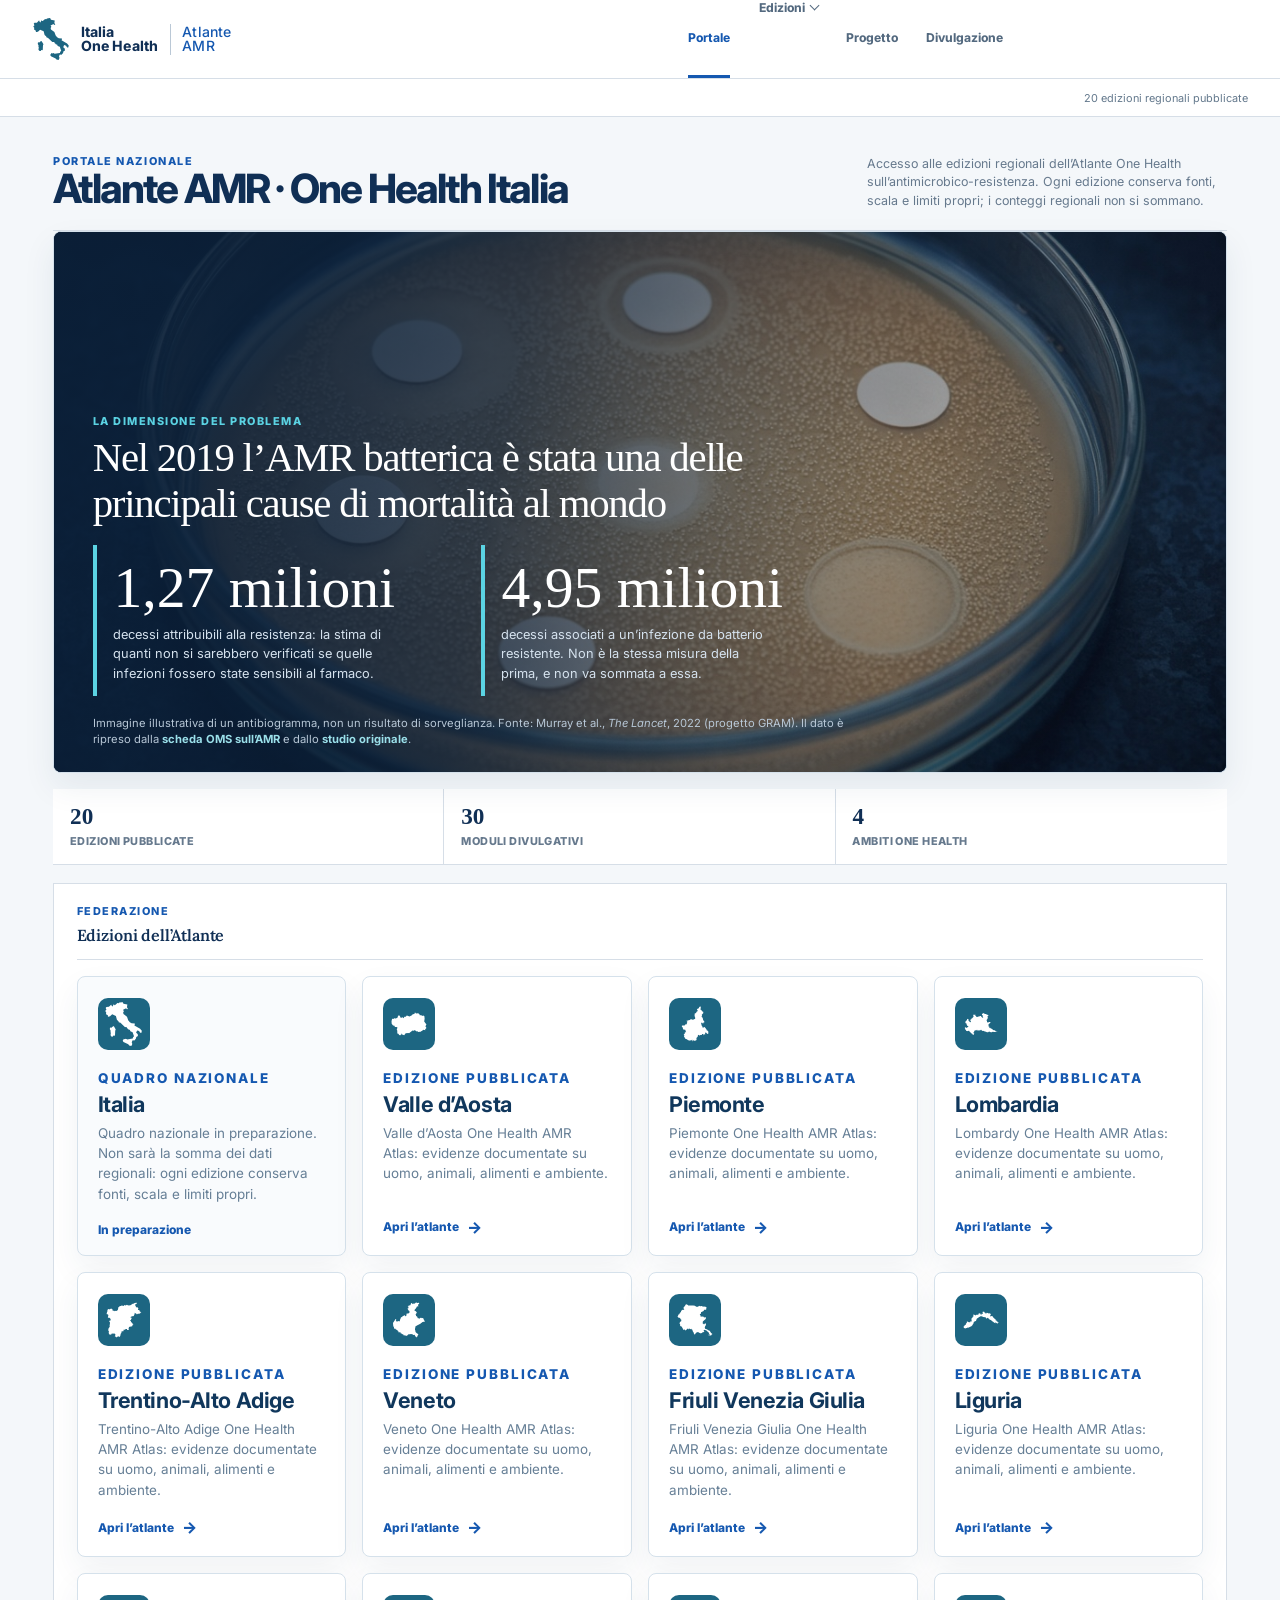
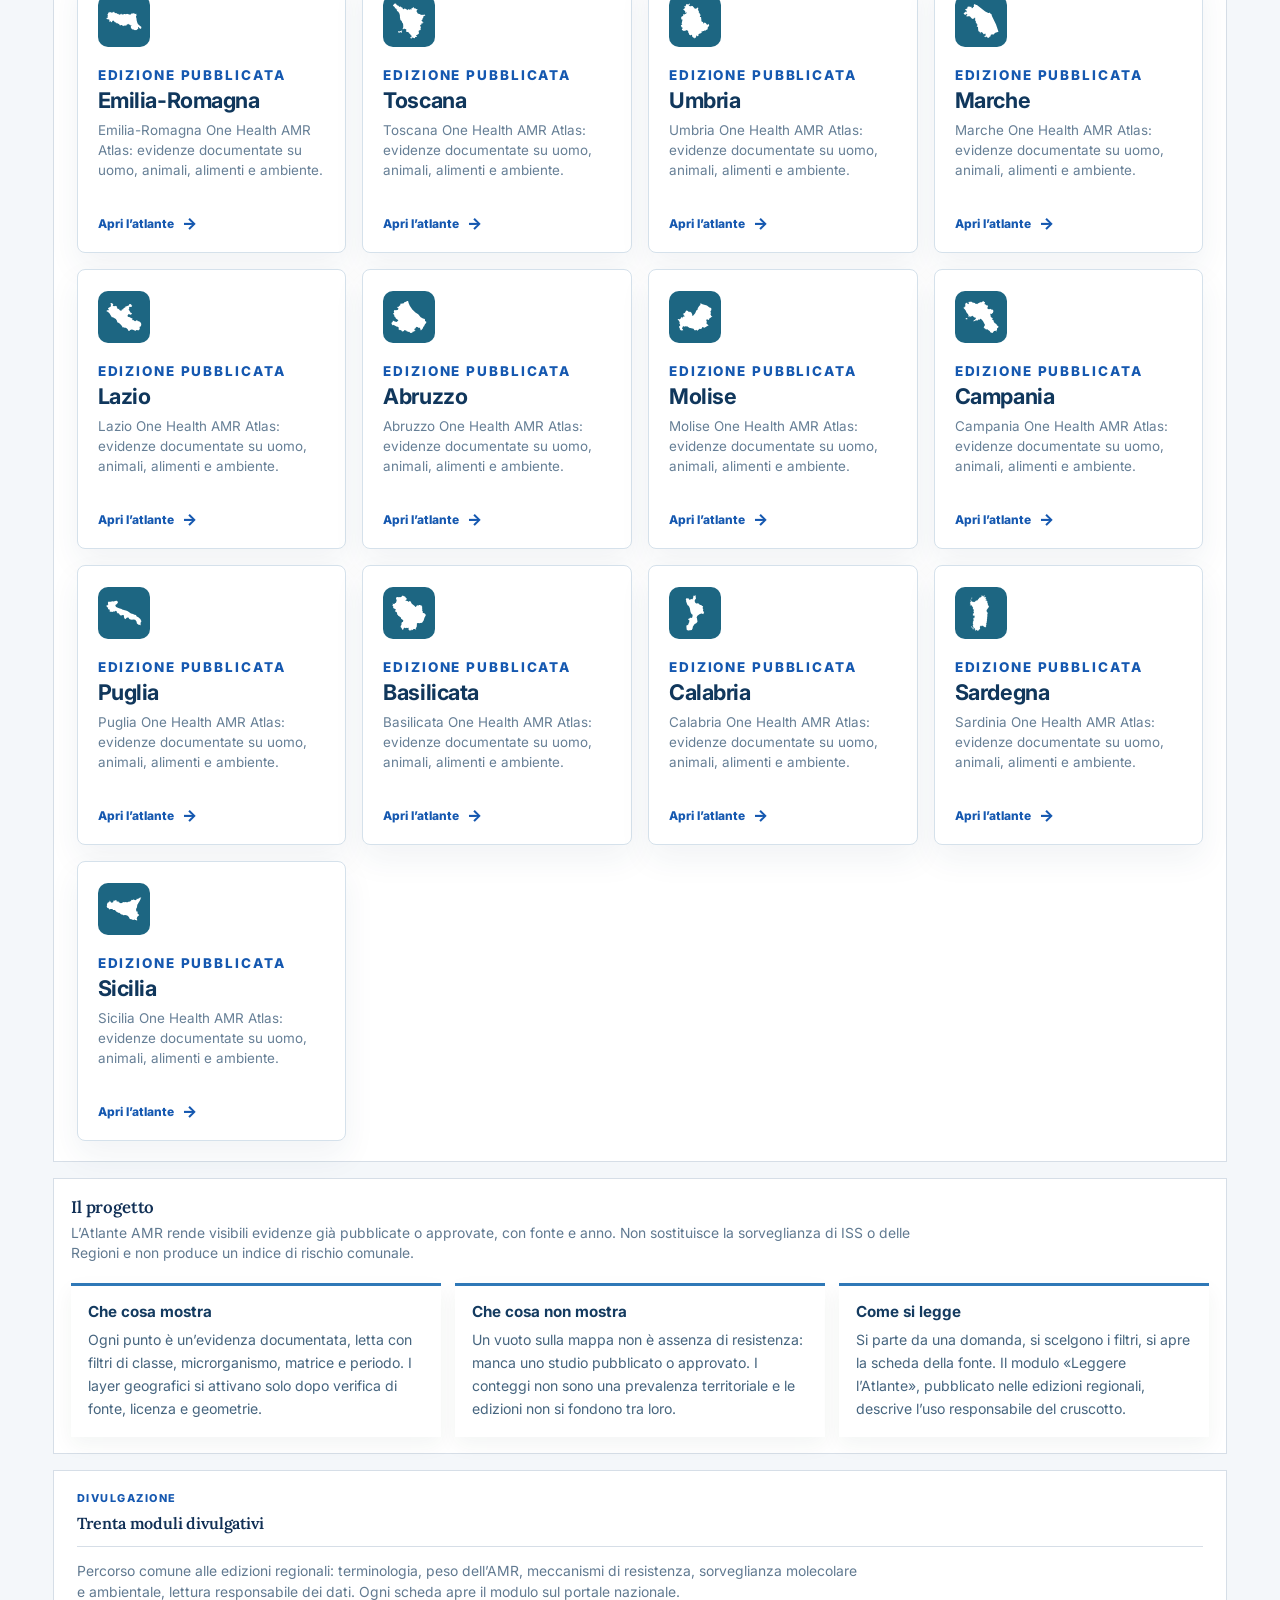
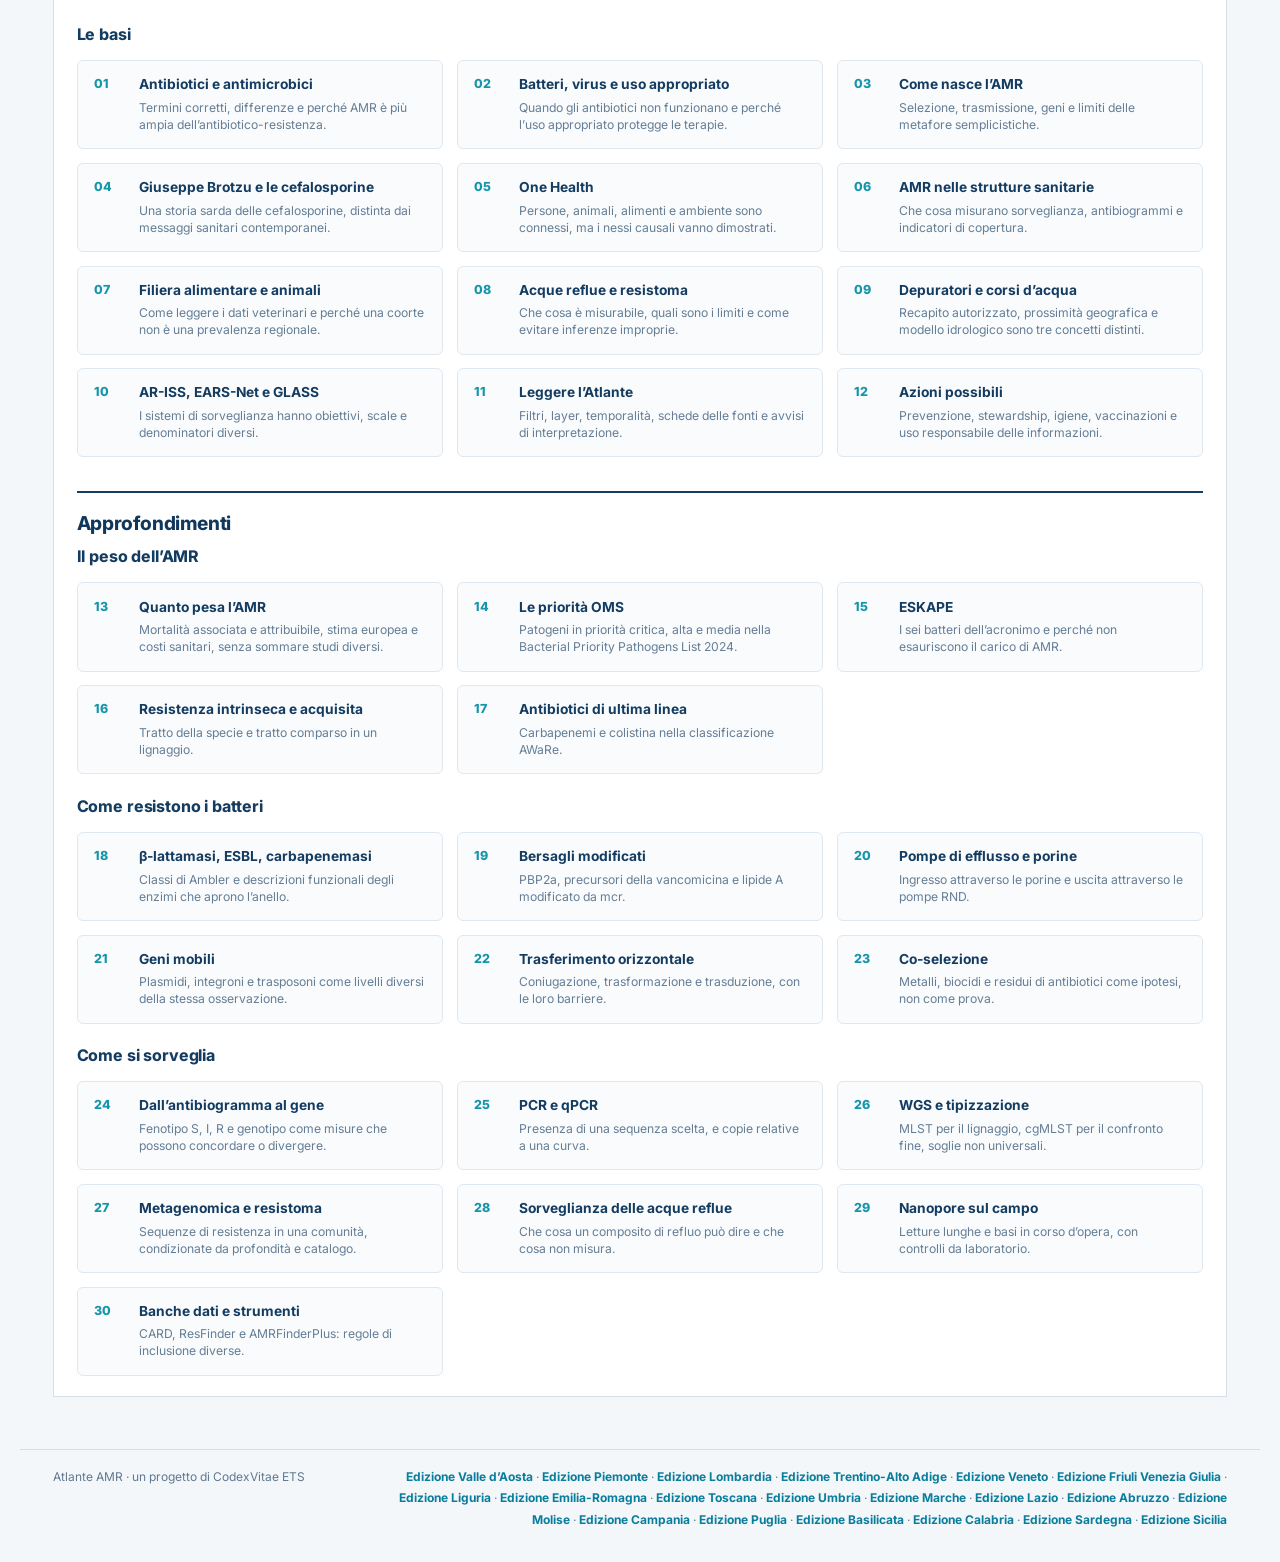
<file: index.html>
<!doctype html>
<html lang="it">
<head>
  <meta charset="utf-8">
  <meta name="viewport" content="width=device-width, initial-scale=1">
  <title>Atlante AMR · One Health Italia</title>
  <meta name="description" content="Atlante AMR: portale nazionale delle edizioni regionali One Health sull’antimicrobico-resistenza. Evidenze documentate con fonte e anno. Un progetto di CodexVitae ETS.">
  <meta name="author" content="CodexVitae ETS">
  <link rel="canonical" href="https://atlanteamr.it/">
  <meta property="og:type" content="website">
  <meta property="og:site_name" content="Atlante AMR">
  <meta property="og:title" content="Atlante AMR · One Health Italia">
  <meta property="og:description" content="Portale nazionale delle edizioni regionali One Health sull’antimicrobico-resistenza. Un progetto di CodexVitae ETS.">
  <meta property="og:url" content="https://atlanteamr.it/">
  <meta property="og:image" content="https://atlanteamr.it/public/hero/amr-kirby-bauer-hero.jpg">
  <meta property="og:locale" content="it_IT">
  <link rel="icon" href="data:,">
  <link rel="stylesheet" href="assets/styles.css">
  <link rel="stylesheet" href="assets/regional-base.css">
  <link rel="stylesheet" href="assets/national.css">
</head>
<body class="atlas-dashboard national-home">
  <header class="global-site-header">
    <div class="global-header-inner">
      <a class="global-brand" href="./" aria-label="Atlante AMR · One Health Italia"><span class="brand-code brand-code-icon" style="--brand-icon:url('/public/brand/italia-mark.svg')" aria-hidden="true">ITA</span><span class="global-brand-name">Italia<br>One Health</span><span class="global-brand-divider" aria-hidden="true"></span><span class="global-brand-atlas">Atlante<br>AMR</span></a>
      <nav class="global-nav" aria-label="Navigazione principale">
        <a class="active" href="./">Portale</a>
        <details class="region-menu">
          <summary>Edizioni</summary>
          <div class="region-menu-panel">
            <span class="is-pending"><img src="public/brand/italia-mark.svg" alt="" aria-hidden="true"><span>Italia <small>In preparazione</small></span></span>
            <a data-edition="valle-d-aosta" href="https://valle-d-aosta.atlanteamr.it/"><img src="public/brand/valle-d-aosta-region-mark.svg" alt="" aria-hidden="true">Valle d’Aosta</a>
            <a data-edition="piemonte" href="https://piemonte.atlanteamr.it/"><img src="public/brand/piemonte-region-mark.svg" alt="" aria-hidden="true">Piemonte</a>
            <a data-edition="lombardia" href="https://lombardia.atlanteamr.it/"><img src="public/brand/lombardia-region-mark.svg" alt="" aria-hidden="true">Lombardia</a>
            <a data-edition="trentino-alto-adige" href="https://trentino-alto-adige.atlanteamr.it/"><img src="public/brand/trentino-alto-adige-region-mark.svg" alt="" aria-hidden="true">Trentino-Alto Adige</a>
            <a data-edition="veneto" href="https://veneto.atlanteamr.it/"><img src="public/brand/veneto-region-mark.svg" alt="" aria-hidden="true">Veneto</a>
            <a data-edition="friuli-venezia-giulia" href="https://friuli-venezia-giulia.atlanteamr.it/"><img src="public/brand/friuli-venezia-giulia-region-mark.svg" alt="" aria-hidden="true">Friuli Venezia Giulia</a>
            <a data-edition="liguria" href="https://liguria.atlanteamr.it/"><img src="public/brand/liguria-region-mark.svg" alt="" aria-hidden="true">Liguria</a>
            <a data-edition="emilia-romagna" href="https://emilia-romagna.atlanteamr.it/"><img src="public/brand/emilia-romagna-region-mark.svg" alt="" aria-hidden="true">Emilia-Romagna</a>
            <a data-edition="toscana" href="https://toscana.atlanteamr.it/"><img src="public/brand/toscana-region-mark.svg" alt="" aria-hidden="true">Toscana</a>
            <a data-edition="umbria" href="https://umbria.atlanteamr.it/"><img src="public/brand/umbria-region-mark.svg" alt="" aria-hidden="true">Umbria</a>
            <a data-edition="marche" href="https://marche.atlanteamr.it/"><img src="public/brand/marche-region-mark.svg" alt="" aria-hidden="true">Marche</a>
            <a data-edition="lazio" href="https://lazio.atlanteamr.it/"><img src="public/brand/lazio-region-mark.svg" alt="" aria-hidden="true">Lazio</a>
            <a data-edition="abruzzo" href="https://abruzzo.atlanteamr.it/"><img src="public/brand/abruzzo-region-mark.svg" alt="" aria-hidden="true">Abruzzo</a>
            <a data-edition="molise" href="https://molise.atlanteamr.it/"><img src="public/brand/molise-region-mark.svg" alt="" aria-hidden="true">Molise</a>
            <a data-edition="campania" href="https://campania.atlanteamr.it/"><img src="public/brand/campania-region-mark.svg" alt="" aria-hidden="true">Campania</a>
            <a data-edition="puglia" href="https://puglia.atlanteamr.it/"><img src="public/brand/puglia-region-mark.svg" alt="" aria-hidden="true">Puglia</a>
            <a data-edition="basilicata" href="https://basilicata.atlanteamr.it/"><img src="public/brand/basilicata-region-mark.svg" alt="" aria-hidden="true">Basilicata</a>
            <a data-edition="calabria" href="https://calabria.atlanteamr.it/"><img src="public/brand/calabria-region-mark.svg" alt="" aria-hidden="true">Calabria</a>
            <a data-edition="sardegna" href="https://sardegna.atlanteamr.it/"><img src="public/brand/sardinia-island-icon.png" alt="" class="is-sardegna" aria-hidden="true">Sardegna</a>
            <a data-edition="sicilia" href="https://sicilia.atlanteamr.it/"><img src="public/brand/sicilia-region-mark.svg" alt="" aria-hidden="true">Sicilia</a>
          </div>
        </details>
        <a href="#progetto">Progetto</a>
        <a href="#pillole">Divulgazione</a>
      </nav>
    </div>
  </header>

  <div class="dashboard-shell">
    <div class="dashboard-workspace">
      <header class="workspace-topbar">
        <nav class="workspace-nav" aria-label="Sezioni della pagina"><a class="active" href="./">Panoramica</a><a href="#edizioni">Edizioni</a><a href="#progetto">Progetto</a><a href="#pillole">Divulgazione</a></nav>
        <span class="status">20 edizioni regionali pubblicate</span>
      </header>

      <main class="workspace-main">
        <section class="intro">
          <div>
            <p class="section-kicker">PORTALE NAZIONALE</p>
            <h1>Atlante AMR · One Health Italia</h1>
          </div>
          <p>Accesso alle edizioni regionali dell’Atlante One Health sull’antimicrobico-resistenza. Ogni edizione conserva fonti, scala e limiti propri; i conteggi regionali non si sommano.</p>
        </section>

        <section class="gravity-hero" aria-labelledby="gravity-title">
          <img src="public/hero/amr-kirby-bauer-hero.jpg" alt="Piastra di antibiogramma per diffusione da disco: intorno ad alcuni dischetti si forma un alone di inibizione, intorno ad altri la crescita batterica continua.">
          <div class="gravity-overlay">
            <p class="section-kicker">LA DIMENSIONE DEL PROBLEMA</p>
            <h2 id="gravity-title">Nel 2019 l’AMR batterica è stata una delle principali cause di mortalità al mondo</h2>
            <div class="gravity-stats">
              <div class="impact-stat">
                <strong>1,27 milioni</strong>
                <p>decessi attribuibili alla resistenza: la stima di quanti non si sarebbero verificati se quelle infezioni fossero state sensibili al farmaco.</p>
              </div>
              <div class="impact-stat">
                <strong>4,95 milioni</strong>
                <p>decessi associati a un’infezione da batterio resistente. Non è la stessa misura della prima, e non va sommata a essa.</p>
              </div>
            </div>
            <p class="gravity-source">Immagine illustrativa di un antibiogramma, non un risultato di sorveglianza. Fonte: Murray et al., <cite>The Lancet</cite>, 2022 (progetto GRAM). Il dato è ripreso dalla <a href="https://www.who.int/news-room/fact-sheets/detail/antimicrobial-resistance" target="_blank" rel="noreferrer">scheda OMS sull’AMR</a> e dallo <a href="https://www.thelancet.com/journals/lancet/article/PIIS0140-6736(21)02724-0/fulltext" target="_blank" rel="noreferrer">studio originale</a>.</p>
          </div>
        </section>

        <section class="overview-strip national-strip" aria-label="Quadro del portale">
          <div><strong>20</strong><span>edizioni pubblicate</span></div>
          <div><strong>30</strong><span>moduli divulgativi</span></div>
          <div><strong>4</strong><span>ambiti One Health</span></div>
        </section>

        <section class="data-digest" id="edizioni">
          <div class="data-digest-heading">
            <div>
              <p class="section-kicker">FEDERAZIONE</p>
              <h2>Edizioni dell’Atlante</h2>
            </div>
          </div>
          <div class="edition-grid">
            <article class="edition-card is-pending">
              <span class="edition-mark edition-silhouette edition-mark-italia" aria-hidden="true"><img src="public/brand/italia-mark.svg" alt=""></span>
              <p class="section-kicker">QUADRO NAZIONALE</p>
              <h3>Italia</h3>
              <p>Quadro nazionale in preparazione. Non sarà la somma dei dati regionali: ogni edizione conserva fonti, scala e limiti propri.</p>
              <span class="rail-link">In preparazione</span>
            </article>
            <a class="edition-card" data-edition="valle-d-aosta" href="https://valle-d-aosta.atlanteamr.it/">
              <span class="edition-mark edition-silhouette" aria-hidden="true"><img src="public/brand/valle-d-aosta-region-mark.svg" alt=""></span>
              <p class="section-kicker">EDIZIONE PUBBLICATA</p>
              <h3>Valle d’Aosta</h3>
              <p>Valle d’Aosta One Health AMR Atlas: evidenze documentate su uomo, animali, alimenti e ambiente.</p>
              <span class="rail-link">Apri l’atlante <span aria-hidden="true">→</span></span>
            </a>
            <a class="edition-card" data-edition="piemonte" href="https://piemonte.atlanteamr.it/">
              <span class="edition-mark edition-silhouette" aria-hidden="true"><img src="public/brand/piemonte-region-mark.svg" alt=""></span>
              <p class="section-kicker">EDIZIONE PUBBLICATA</p>
              <h3>Piemonte</h3>
              <p>Piemonte One Health AMR Atlas: evidenze documentate su uomo, animali, alimenti e ambiente.</p>
              <span class="rail-link">Apri l’atlante <span aria-hidden="true">→</span></span>
            </a>
            <a class="edition-card" data-edition="lombardia" href="https://lombardia.atlanteamr.it/">
              <span class="edition-mark edition-silhouette" aria-hidden="true"><img src="public/brand/lombardia-region-mark.svg" alt=""></span>
              <p class="section-kicker">EDIZIONE PUBBLICATA</p>
              <h3>Lombardia</h3>
              <p>Lombardy One Health AMR Atlas: evidenze documentate su uomo, animali, alimenti e ambiente.</p>
              <span class="rail-link">Apri l’atlante <span aria-hidden="true">→</span></span>
            </a>
            <a class="edition-card" data-edition="trentino-alto-adige" href="https://trentino-alto-adige.atlanteamr.it/">
              <span class="edition-mark edition-silhouette" aria-hidden="true"><img src="public/brand/trentino-alto-adige-region-mark.svg" alt=""></span>
              <p class="section-kicker">EDIZIONE PUBBLICATA</p>
              <h3>Trentino-Alto Adige</h3>
              <p>Trentino-Alto Adige One Health AMR Atlas: evidenze documentate su uomo, animali, alimenti e ambiente.</p>
              <span class="rail-link">Apri l’atlante <span aria-hidden="true">→</span></span>
            </a>
            <a class="edition-card" data-edition="veneto" href="https://veneto.atlanteamr.it/">
              <span class="edition-mark edition-silhouette" aria-hidden="true"><img src="public/brand/veneto-region-mark.svg" alt=""></span>
              <p class="section-kicker">EDIZIONE PUBBLICATA</p>
              <h3>Veneto</h3>
              <p>Veneto One Health AMR Atlas: evidenze documentate su uomo, animali, alimenti e ambiente.</p>
              <span class="rail-link">Apri l’atlante <span aria-hidden="true">→</span></span>
            </a>
            <a class="edition-card" data-edition="friuli-venezia-giulia" href="https://friuli-venezia-giulia.atlanteamr.it/">
              <span class="edition-mark edition-silhouette" aria-hidden="true"><img src="public/brand/friuli-venezia-giulia-region-mark.svg" alt=""></span>
              <p class="section-kicker">EDIZIONE PUBBLICATA</p>
              <h3>Friuli Venezia Giulia</h3>
              <p>Friuli Venezia Giulia One Health AMR Atlas: evidenze documentate su uomo, animali, alimenti e ambiente.</p>
              <span class="rail-link">Apri l’atlante <span aria-hidden="true">→</span></span>
            </a>
            <a class="edition-card" data-edition="liguria" href="https://liguria.atlanteamr.it/">
              <span class="edition-mark edition-silhouette" aria-hidden="true"><img src="public/brand/liguria-region-mark.svg" alt=""></span>
              <p class="section-kicker">EDIZIONE PUBBLICATA</p>
              <h3>Liguria</h3>
              <p>Liguria One Health AMR Atlas: evidenze documentate su uomo, animali, alimenti e ambiente.</p>
              <span class="rail-link">Apri l’atlante <span aria-hidden="true">→</span></span>
            </a>
            <a class="edition-card" data-edition="emilia-romagna" href="https://emilia-romagna.atlanteamr.it/">
              <span class="edition-mark edition-silhouette" aria-hidden="true"><img src="public/brand/emilia-romagna-region-mark.svg" alt=""></span>
              <p class="section-kicker">EDIZIONE PUBBLICATA</p>
              <h3>Emilia-Romagna</h3>
              <p>Emilia-Romagna One Health AMR Atlas: evidenze documentate su uomo, animali, alimenti e ambiente.</p>
              <span class="rail-link">Apri l’atlante <span aria-hidden="true">→</span></span>
            </a>
            <a class="edition-card" data-edition="toscana" href="https://toscana.atlanteamr.it/">
              <span class="edition-mark edition-silhouette" aria-hidden="true"><img src="public/brand/toscana-region-mark.svg" alt=""></span>
              <p class="section-kicker">EDIZIONE PUBBLICATA</p>
              <h3>Toscana</h3>
              <p>Toscana One Health AMR Atlas: evidenze documentate su uomo, animali, alimenti e ambiente.</p>
              <span class="rail-link">Apri l’atlante <span aria-hidden="true">→</span></span>
            </a>
            <a class="edition-card" data-edition="umbria" href="https://umbria.atlanteamr.it/">
              <span class="edition-mark edition-silhouette" aria-hidden="true"><img src="public/brand/umbria-region-mark.svg" alt=""></span>
              <p class="section-kicker">EDIZIONE PUBBLICATA</p>
              <h3>Umbria</h3>
              <p>Umbria One Health AMR Atlas: evidenze documentate su uomo, animali, alimenti e ambiente.</p>
              <span class="rail-link">Apri l’atlante <span aria-hidden="true">→</span></span>
            </a>
            <a class="edition-card" data-edition="marche" href="https://marche.atlanteamr.it/">
              <span class="edition-mark edition-silhouette" aria-hidden="true"><img src="public/brand/marche-region-mark.svg" alt=""></span>
              <p class="section-kicker">EDIZIONE PUBBLICATA</p>
              <h3>Marche</h3>
              <p>Marche One Health AMR Atlas: evidenze documentate su uomo, animali, alimenti e ambiente.</p>
              <span class="rail-link">Apri l’atlante <span aria-hidden="true">→</span></span>
            </a>
            <a class="edition-card" data-edition="lazio" href="https://lazio.atlanteamr.it/">
              <span class="edition-mark edition-silhouette" aria-hidden="true"><img src="public/brand/lazio-region-mark.svg" alt=""></span>
              <p class="section-kicker">EDIZIONE PUBBLICATA</p>
              <h3>Lazio</h3>
              <p>Lazio One Health AMR Atlas: evidenze documentate su uomo, animali, alimenti e ambiente.</p>
              <span class="rail-link">Apri l’atlante <span aria-hidden="true">→</span></span>
            </a>
            <a class="edition-card" data-edition="abruzzo" href="https://abruzzo.atlanteamr.it/">
              <span class="edition-mark edition-silhouette" aria-hidden="true"><img src="public/brand/abruzzo-region-mark.svg" alt=""></span>
              <p class="section-kicker">EDIZIONE PUBBLICATA</p>
              <h3>Abruzzo</h3>
              <p>Abruzzo One Health AMR Atlas: evidenze documentate su uomo, animali, alimenti e ambiente.</p>
              <span class="rail-link">Apri l’atlante <span aria-hidden="true">→</span></span>
            </a>
            <a class="edition-card" data-edition="molise" href="https://molise.atlanteamr.it/">
              <span class="edition-mark edition-silhouette" aria-hidden="true"><img src="public/brand/molise-region-mark.svg" alt=""></span>
              <p class="section-kicker">EDIZIONE PUBBLICATA</p>
              <h3>Molise</h3>
              <p>Molise One Health AMR Atlas: evidenze documentate su uomo, animali, alimenti e ambiente.</p>
              <span class="rail-link">Apri l’atlante <span aria-hidden="true">→</span></span>
            </a>
            <a class="edition-card" data-edition="campania" href="https://campania.atlanteamr.it/">
              <span class="edition-mark edition-silhouette" aria-hidden="true"><img src="public/brand/campania-region-mark.svg" alt=""></span>
              <p class="section-kicker">EDIZIONE PUBBLICATA</p>
              <h3>Campania</h3>
              <p>Campania One Health AMR Atlas: evidenze documentate su uomo, animali, alimenti e ambiente.</p>
              <span class="rail-link">Apri l’atlante <span aria-hidden="true">→</span></span>
            </a>
            <a class="edition-card" data-edition="puglia" href="https://puglia.atlanteamr.it/">
              <span class="edition-mark edition-silhouette" aria-hidden="true"><img src="public/brand/puglia-region-mark.svg" alt=""></span>
              <p class="section-kicker">EDIZIONE PUBBLICATA</p>
              <h3>Puglia</h3>
              <p>Puglia One Health AMR Atlas: evidenze documentate su uomo, animali, alimenti e ambiente.</p>
              <span class="rail-link">Apri l’atlante <span aria-hidden="true">→</span></span>
            </a>
            <a class="edition-card" data-edition="basilicata" href="https://basilicata.atlanteamr.it/">
              <span class="edition-mark edition-silhouette" aria-hidden="true"><img src="public/brand/basilicata-region-mark.svg" alt=""></span>
              <p class="section-kicker">EDIZIONE PUBBLICATA</p>
              <h3>Basilicata</h3>
              <p>Basilicata One Health AMR Atlas: evidenze documentate su uomo, animali, alimenti e ambiente.</p>
              <span class="rail-link">Apri l’atlante <span aria-hidden="true">→</span></span>
            </a>
            <a class="edition-card" data-edition="calabria" href="https://calabria.atlanteamr.it/">
              <span class="edition-mark edition-silhouette" aria-hidden="true"><img src="public/brand/calabria-region-mark.svg" alt=""></span>
              <p class="section-kicker">EDIZIONE PUBBLICATA</p>
              <h3>Calabria</h3>
              <p>Calabria One Health AMR Atlas: evidenze documentate su uomo, animali, alimenti e ambiente.</p>
              <span class="rail-link">Apri l’atlante <span aria-hidden="true">→</span></span>
            </a>
            <a class="edition-card" data-edition="sardegna" href="https://sardegna.atlanteamr.it/">
              <span class="edition-mark edition-silhouette" aria-hidden="true"><img src="public/brand/sardinia-island-icon.png" alt=""></span>
              <p class="section-kicker">EDIZIONE PUBBLICATA</p>
              <h3>Sardegna</h3>
              <p>Sardinia One Health AMR Atlas: evidenze documentate su uomo, animali, alimenti e ambiente.</p>
              <span class="rail-link">Apri l’atlante <span aria-hidden="true">→</span></span>
            </a>
            <a class="edition-card" data-edition="sicilia" href="https://sicilia.atlanteamr.it/">
              <span class="edition-mark edition-silhouette" aria-hidden="true"><img src="public/brand/sicilia-region-mark.svg" alt=""></span>
              <p class="section-kicker">EDIZIONE PUBBLICATA</p>
              <h3>Sicilia</h3>
              <p>Sicilia One Health AMR Atlas: evidenze documentate su uomo, animali, alimenti e ambiente.</p>
              <span class="rail-link">Apri l’atlante <span aria-hidden="true">→</span></span>
            </a>
          </div>
        </section>

        <section class="literature-section" id="progetto">
          <h2>Il progetto</h2>
          <p>L’Atlante AMR rende visibili evidenze già pubblicate o approvate, con fonte e anno. Non sostituisce la sorveglianza di ISS o delle Regioni e non produce un indice di rischio comunale.</p>
          <div class="intro-grid">
            <article>
              <h3>Che cosa mostra</h3>
              <p>Ogni punto è un’evidenza documentata, letta con filtri di classe, microrganismo, matrice e periodo. I layer geografici si attivano solo dopo verifica di fonte, licenza e geometrie.</p>
            </article>
            <article>
              <h3>Che cosa non mostra</h3>
              <p>Un vuoto sulla mappa non è assenza di resistenza: manca uno studio pubblicato o approvato. I conteggi non sono una prevalenza territoriale e le edizioni non si fondono tra loro.</p>
            </article>
            <article>
              <h3>Come si legge</h3>
              <p>Si parte da una domanda, si scelgono i filtri, si apre la scheda della fonte. Il modulo «Leggere l’Atlante», pubblicato nelle edizioni regionali, descrive l’uso responsabile del cruscotto.</p>
            </article>
          </div>
        </section>

        <section class="data-digest" id="pillole">
          <div class="data-digest-heading">
            <div>
              <p class="section-kicker">DIVULGAZIONE</p>
              <h2>Trenta moduli divulgativi</h2>
            </div>
          </div>
          <p class="digest-note">Percorso comune alle edizioni regionali: terminologia, peso dell’AMR, meccanismi di resistenza, sorveglianza molecolare e ambientale, lettura responsabile dei dati. Ogni scheda apre il modulo sul portale nazionale.</p>
          <h3 class="pill-group-title" id="pillole-basi">Le basi</h3>
          <div class="pill-grid" aria-labelledby="pillole-basi">
            <a class="pill-card" href="pillole.html#modulo-01"><span class="pill-num">01</span><span><strong>Antibiotici e antimicrobici</strong><em>Termini corretti, differenze e perché AMR è più ampia dell’antibiotico-resistenza.</em></span></a>
            <a class="pill-card" href="pillole.html#modulo-02"><span class="pill-num">02</span><span><strong>Batteri, virus e uso appropriato</strong><em>Quando gli antibiotici non funzionano e perché l’uso appropriato protegge le terapie.</em></span></a>
            <a class="pill-card" href="pillole.html#modulo-03"><span class="pill-num">03</span><span><strong>Come nasce l’AMR</strong><em>Selezione, trasmissione, geni e limiti delle metafore semplicistiche.</em></span></a>
            <a class="pill-card" href="pillole.html#modulo-04"><span class="pill-num">04</span><span><strong>Giuseppe Brotzu e le cefalosporine</strong><em>Una storia sarda delle cefalosporine, distinta dai messaggi sanitari contemporanei.</em></span></a>
            <a class="pill-card" href="pillole.html#modulo-05"><span class="pill-num">05</span><span><strong>One Health</strong><em>Persone, animali, alimenti e ambiente sono connessi, ma i nessi causali vanno dimostrati.</em></span></a>
            <a class="pill-card" href="pillole.html#modulo-06"><span class="pill-num">06</span><span><strong>AMR nelle strutture sanitarie</strong><em>Che cosa misurano sorveglianza, antibiogrammi e indicatori di copertura.</em></span></a>
            <a class="pill-card" href="pillole.html#modulo-07"><span class="pill-num">07</span><span><strong>Filiera alimentare e animali</strong><em>Come leggere i dati veterinari e perché una coorte non è una prevalenza regionale.</em></span></a>
            <a class="pill-card" href="pillole.html#modulo-08"><span class="pill-num">08</span><span><strong>Acque reflue e resistoma</strong><em>Che cosa è misurabile, quali sono i limiti e come evitare inferenze improprie.</em></span></a>
            <a class="pill-card" href="pillole.html#modulo-09"><span class="pill-num">09</span><span><strong>Depuratori e corsi d’acqua</strong><em>Recapito autorizzato, prossimità geografica e modello idrologico sono tre concetti distinti.</em></span></a>
            <a class="pill-card" href="pillole.html#modulo-10"><span class="pill-num">10</span><span><strong>AR-ISS, EARS-Net e GLASS</strong><em>I sistemi di sorveglianza hanno obiettivi, scale e denominatori diversi.</em></span></a>
            <a class="pill-card" href="pillole.html#modulo-11"><span class="pill-num">11</span><span><strong>Leggere l’Atlante</strong><em>Filtri, layer, temporalità, schede delle fonti e avvisi di interpretazione.</em></span></a>
            <a class="pill-card" href="pillole.html#modulo-12"><span class="pill-num">12</span><span><strong>Azioni possibili</strong><em>Prevenzione, stewardship, igiene, vaccinazioni e uso responsabile delle informazioni.</em></span></a>
          </div>
          <h3 class="pill-group-label" id="pillole-approfondimenti">Approfondimenti</h3>
          <h4 class="pill-group-title" id="pillole-peso">Il peso dell’AMR</h4>
          <div class="pill-grid" aria-labelledby="pillole-peso">
            <a class="pill-card" href="pillole.html#modulo-13"><span class="pill-num">13</span><span><strong>Quanto pesa l’AMR</strong><em>Mortalità associata e attribuibile, stima europea e costi sanitari, senza sommare studi diversi.</em></span></a>
            <a class="pill-card" href="pillole.html#modulo-14"><span class="pill-num">14</span><span><strong>Le priorità OMS</strong><em>Patogeni in priorità critica, alta e media nella Bacterial Priority Pathogens List 2024.</em></span></a>
            <a class="pill-card" href="pillole.html#modulo-15"><span class="pill-num">15</span><span><strong>ESKAPE</strong><em>I sei batteri dell’acronimo e perché non esauriscono il carico di AMR.</em></span></a>
            <a class="pill-card" href="pillole.html#modulo-16"><span class="pill-num">16</span><span><strong>Resistenza intrinseca e acquisita</strong><em>Tratto della specie e tratto comparso in un lignaggio.</em></span></a>
            <a class="pill-card" href="pillole.html#modulo-17"><span class="pill-num">17</span><span><strong>Antibiotici di ultima linea</strong><em>Carbapenemi e colistina nella classificazione AWaRe.</em></span></a>
          </div>
          <h4 class="pill-group-title" id="pillole-batteri">Come resistono i batteri</h4>
          <div class="pill-grid" aria-labelledby="pillole-batteri">
            <a class="pill-card" href="pillole.html#modulo-18"><span class="pill-num">18</span><span><strong>β-lattamasi, ESBL, carbapenemasi</strong><em>Classi di Ambler e descrizioni funzionali degli enzimi che aprono l’anello.</em></span></a>
            <a class="pill-card" href="pillole.html#modulo-19"><span class="pill-num">19</span><span><strong>Bersagli modificati</strong><em>PBP2a, precursori della vancomicina e lipide A modificato da mcr.</em></span></a>
            <a class="pill-card" href="pillole.html#modulo-20"><span class="pill-num">20</span><span><strong>Pompe di efflusso e porine</strong><em>Ingresso attraverso le porine e uscita attraverso le pompe RND.</em></span></a>
            <a class="pill-card" href="pillole.html#modulo-21"><span class="pill-num">21</span><span><strong>Geni mobili</strong><em>Plasmidi, integroni e trasposoni come livelli diversi della stessa osservazione.</em></span></a>
            <a class="pill-card" href="pillole.html#modulo-22"><span class="pill-num">22</span><span><strong>Trasferimento orizzontale</strong><em>Coniugazione, trasformazione e trasduzione, con le loro barriere.</em></span></a>
            <a class="pill-card" href="pillole.html#modulo-23"><span class="pill-num">23</span><span><strong>Co-selezione</strong><em>Metalli, biocidi e residui di antibiotici come ipotesi, non come prova.</em></span></a>
          </div>
          <h4 class="pill-group-title" id="pillole-sorveglianza">Come si sorveglia</h4>
          <div class="pill-grid" aria-labelledby="pillole-sorveglianza">
            <a class="pill-card" href="pillole.html#modulo-24"><span class="pill-num">24</span><span><strong>Dall’antibiogramma al gene</strong><em>Fenotipo S, I, R e genotipo come misure che possono concordare o divergere.</em></span></a>
            <a class="pill-card" href="pillole.html#modulo-25"><span class="pill-num">25</span><span><strong>PCR e qPCR</strong><em>Presenza di una sequenza scelta, e copie relative a una curva.</em></span></a>
            <a class="pill-card" href="pillole.html#modulo-26"><span class="pill-num">26</span><span><strong>WGS e tipizzazione</strong><em>MLST per il lignaggio, cgMLST per il confronto fine, soglie non universali.</em></span></a>
            <a class="pill-card" href="pillole.html#modulo-27"><span class="pill-num">27</span><span><strong>Metagenomica e resistoma</strong><em>Sequenze di resistenza in una comunità, condizionate da profondità e catalogo.</em></span></a>
            <a class="pill-card" href="pillole.html#modulo-28"><span class="pill-num">28</span><span><strong>Sorveglianza delle acque reflue</strong><em>Che cosa un composito di refluo può dire e che cosa non misura.</em></span></a>
            <a class="pill-card" href="pillole.html#modulo-29"><span class="pill-num">29</span><span><strong>Nanopore sul campo</strong><em>Letture lunghe e basi in corso d’opera, con controlli da laboratorio.</em></span></a>
            <a class="pill-card" href="pillole.html#modulo-30"><span class="pill-num">30</span><span><strong>Banche dati e strumenti</strong><em>CARD, ResFinder e AMRFinderPlus: regole di inclusione diverse.</em></span></a>
          </div>
        </section>
      </main>
    </div>
  </div>

  <footer class="national-footer">
    <span>Atlante AMR · un progetto di CodexVitae ETS</span>
    <span class="edition-links"><a data-edition="valle-d-aosta" href="https://valle-d-aosta.atlanteamr.it/">Edizione Valle d’Aosta</a> · <a data-edition="piemonte" href="https://piemonte.atlanteamr.it/">Edizione Piemonte</a> · <a data-edition="lombardia" href="https://lombardia.atlanteamr.it/">Edizione Lombardia</a> · <a data-edition="trentino-alto-adige" href="https://trentino-alto-adige.atlanteamr.it/">Edizione Trentino-Alto Adige</a> · <a data-edition="veneto" href="https://veneto.atlanteamr.it/">Edizione Veneto</a> · <a data-edition="friuli-venezia-giulia" href="https://friuli-venezia-giulia.atlanteamr.it/">Edizione Friuli Venezia Giulia</a> · <a data-edition="liguria" href="https://liguria.atlanteamr.it/">Edizione Liguria</a> · <a data-edition="emilia-romagna" href="https://emilia-romagna.atlanteamr.it/">Edizione Emilia-Romagna</a> · <a data-edition="toscana" href="https://toscana.atlanteamr.it/">Edizione Toscana</a> · <a data-edition="umbria" href="https://umbria.atlanteamr.it/">Edizione Umbria</a> · <a data-edition="marche" href="https://marche.atlanteamr.it/">Edizione Marche</a> · <a data-edition="lazio" href="https://lazio.atlanteamr.it/">Edizione Lazio</a> · <a data-edition="abruzzo" href="https://abruzzo.atlanteamr.it/">Edizione Abruzzo</a> · <a data-edition="molise" href="https://molise.atlanteamr.it/">Edizione Molise</a> · <a data-edition="campania" href="https://campania.atlanteamr.it/">Edizione Campania</a> · <a data-edition="puglia" href="https://puglia.atlanteamr.it/">Edizione Puglia</a> · <a data-edition="basilicata" href="https://basilicata.atlanteamr.it/">Edizione Basilicata</a> · <a data-edition="calabria" href="https://calabria.atlanteamr.it/">Edizione Calabria</a> · <a data-edition="sardegna" href="https://sardegna.atlanteamr.it/">Edizione Sardegna</a> · <a data-edition="sicilia" href="https://sicilia.atlanteamr.it/">Edizione Sicilia</a></span>
  </footer>
  <script src="assets/editions.js"></script>
  <script data-goatcounter="https://atlanteamr.goatcounter.com/count" async src="//gc.zgo.at/count.js"></script>
</body>
</html>
</file>
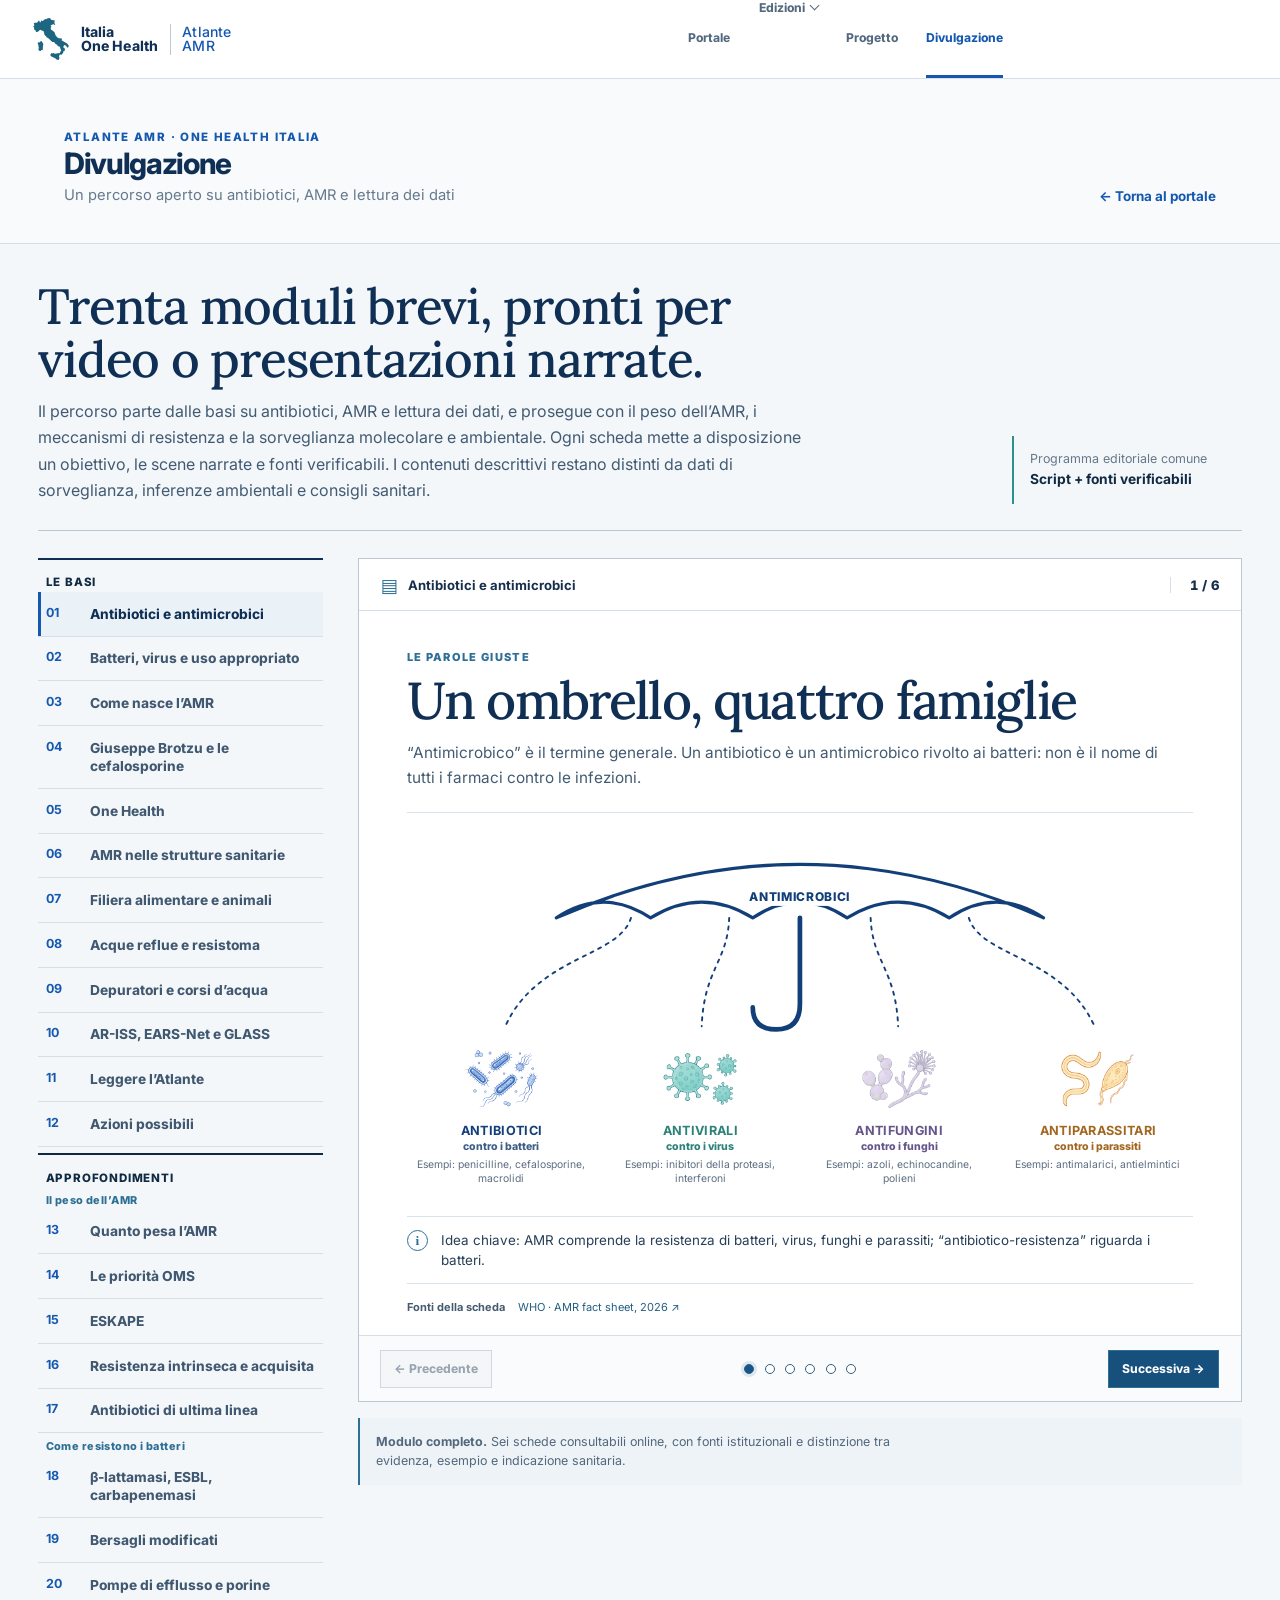
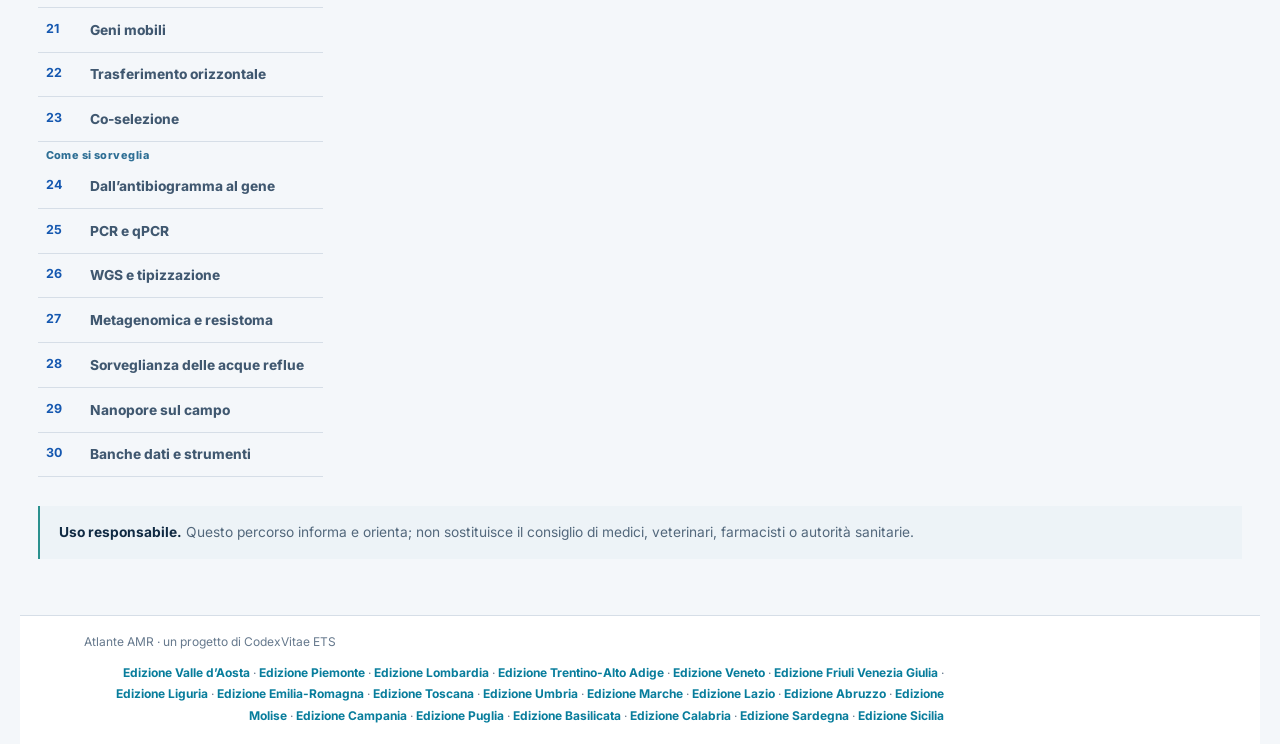
<file: pillole.html>
<!doctype html>
<html lang="it">
<head>
  <meta charset="utf-8">
  <meta name="viewport" content="width=device-width, initial-scale=1">
  <title>Divulgazione · Atlante AMR · One Health Italia</title>
  <meta name="description" content="Trenta moduli divulgativi sull’antimicrobico-resistenza: basi, peso dell’AMR, meccanismi di resistenza e sorveglianza. Un progetto di CodexVitae ETS.">
  <meta name="author" content="CodexVitae ETS">
  <link rel="canonical" href="https://atlanteamr.it/pillole.html">
  <meta property="og:type" content="website">
  <meta property="og:site_name" content="Atlante AMR">
  <meta property="og:title" content="Divulgazione · Atlante AMR">
  <meta property="og:description" content="Trenta moduli divulgativi sull’antimicrobico-resistenza. Un progetto di CodexVitae ETS.">
  <meta property="og:url" content="https://atlanteamr.it/pillole.html">
  <meta property="og:image" content="https://atlanteamr.it/public/hero/amr-kirby-bauer-hero.jpg">
  <meta property="og:locale" content="it_IT">
  <link rel="icon" href="data:,">
  <link rel="stylesheet" href="assets/styles.css">
  <link rel="stylesheet" href="assets/regional-base.css">
  <link rel="stylesheet" href="assets/national.css">
  <script defer src="assets/outreach-module-one.js"></script>
  <script defer src="assets/outreach-module-two.js"></script>
  <script defer src="assets/outreach-modules-three-twelve.js"></script>
  <script defer src="assets/outreach-modules-thirteen-thirty.js"></script>
  <script defer src="assets/dissemination.js"></script>
</head>
<body class="evidence-page outreach-page">
  <header class="global-site-header">
    <div class="global-header-inner">
      <a class="global-brand" href="./" aria-label="Atlante AMR · One Health Italia"><span class="brand-code brand-code-icon" style="--brand-icon:url('/public/brand/italia-mark.svg')" aria-hidden="true">ITA</span><span class="global-brand-name">Italia<br>One Health</span><span class="global-brand-divider" aria-hidden="true"></span><span class="global-brand-atlas">Atlante<br>AMR</span></a>
      <nav class="global-nav" aria-label="Navigazione principale">
        <a href="./">Portale</a>
        <details class="region-menu">
          <summary>Edizioni</summary>
          <div class="region-menu-panel">
            <span class="is-pending"><img src="public/brand/italia-mark.svg" alt="" aria-hidden="true"><span>Italia <small>In preparazione</small></span></span>
            <a data-edition="valle-d-aosta" href="https://valle-d-aosta.atlanteamr.it/"><img src="public/brand/valle-d-aosta-region-mark.svg" alt="" aria-hidden="true">Valle d’Aosta</a>
            <a data-edition="piemonte" href="https://piemonte.atlanteamr.it/"><img src="public/brand/piemonte-region-mark.svg" alt="" aria-hidden="true">Piemonte</a>
            <a data-edition="lombardia" href="https://lombardia.atlanteamr.it/"><img src="public/brand/lombardia-region-mark.svg" alt="" aria-hidden="true">Lombardia</a>
            <a data-edition="trentino-alto-adige" href="https://trentino-alto-adige.atlanteamr.it/"><img src="public/brand/trentino-alto-adige-region-mark.svg" alt="" aria-hidden="true">Trentino-Alto Adige</a>
            <a data-edition="veneto" href="https://veneto.atlanteamr.it/"><img src="public/brand/veneto-region-mark.svg" alt="" aria-hidden="true">Veneto</a>
            <a data-edition="friuli-venezia-giulia" href="https://friuli-venezia-giulia.atlanteamr.it/"><img src="public/brand/friuli-venezia-giulia-region-mark.svg" alt="" aria-hidden="true">Friuli Venezia Giulia</a>
            <a data-edition="liguria" href="https://liguria.atlanteamr.it/"><img src="public/brand/liguria-region-mark.svg" alt="" aria-hidden="true">Liguria</a>
            <a data-edition="emilia-romagna" href="https://emilia-romagna.atlanteamr.it/"><img src="public/brand/emilia-romagna-region-mark.svg" alt="" aria-hidden="true">Emilia-Romagna</a>
            <a data-edition="toscana" href="https://toscana.atlanteamr.it/"><img src="public/brand/toscana-region-mark.svg" alt="" aria-hidden="true">Toscana</a>
            <a data-edition="umbria" href="https://umbria.atlanteamr.it/"><img src="public/brand/umbria-region-mark.svg" alt="" aria-hidden="true">Umbria</a>
            <a data-edition="marche" href="https://marche.atlanteamr.it/"><img src="public/brand/marche-region-mark.svg" alt="" aria-hidden="true">Marche</a>
            <a data-edition="lazio" href="https://lazio.atlanteamr.it/"><img src="public/brand/lazio-region-mark.svg" alt="" aria-hidden="true">Lazio</a>
            <a data-edition="abruzzo" href="https://abruzzo.atlanteamr.it/"><img src="public/brand/abruzzo-region-mark.svg" alt="" aria-hidden="true">Abruzzo</a>
            <a data-edition="molise" href="https://molise.atlanteamr.it/"><img src="public/brand/molise-region-mark.svg" alt="" aria-hidden="true">Molise</a>
            <a data-edition="campania" href="https://campania.atlanteamr.it/"><img src="public/brand/campania-region-mark.svg" alt="" aria-hidden="true">Campania</a>
            <a data-edition="puglia" href="https://puglia.atlanteamr.it/"><img src="public/brand/puglia-region-mark.svg" alt="" aria-hidden="true">Puglia</a>
            <a data-edition="basilicata" href="https://basilicata.atlanteamr.it/"><img src="public/brand/basilicata-region-mark.svg" alt="" aria-hidden="true">Basilicata</a>
            <a data-edition="calabria" href="https://calabria.atlanteamr.it/"><img src="public/brand/calabria-region-mark.svg" alt="" aria-hidden="true">Calabria</a>
            <a data-edition="sardegna" href="https://sardegna.atlanteamr.it/"><img src="public/brand/sardinia-island-icon.png" alt="" class="is-sardegna" aria-hidden="true">Sardegna</a>
            <a data-edition="sicilia" href="https://sicilia.atlanteamr.it/"><img src="public/brand/sicilia-region-mark.svg" alt="" aria-hidden="true">Sicilia</a>
          </div>
        </details>
        <a href="./#progetto">Progetto</a>
        <a class="active" href="pillole.html">Divulgazione</a>
      </nav>
    </div>
  </header>
  <header class="site-header">
    <div>
      <p class="eyebrow">Atlante AMR · One Health Italia</p>
      <h1>Divulgazione</h1>
      <p class="subtitle">Un percorso aperto su antibiotici, AMR e lettura dei dati</p>
    </div>
    <a class="header-back" href="./">← Torna al portale</a>
  </header>
  <main class="outreach-shell">
    <section class="outreach-intro">
      <div>
        <h2>Trenta moduli brevi, pronti per video o presentazioni narrate.</h2>
        <p>Il percorso parte dalle basi su antibiotici, AMR e lettura dei dati, e prosegue con il peso dell’AMR, i meccanismi di resistenza e la sorveglianza molecolare e ambientale. Ogni scheda mette a disposizione un obiettivo, le scene narrate e fonti verificabili. I contenuti descrittivi restano distinti da dati di sorveglianza, inferenze ambientali e consigli sanitari.</p>
      </div>
      <p class="outreach-status">Programma editoriale comune<br><strong>Script + fonti verificabili</strong></p>
    </section>
    <section class="outreach-workspace" aria-label="Percorso divulgativo">
      <aside id="outreach-index" class="outreach-index" aria-label="Indice dei moduli"></aside>
      <article id="outreach-detail" class="outreach-detail" aria-live="polite"></article>
    </section>
    <section class="outreach-footnote"><strong>Uso responsabile.</strong> Questo percorso informa e orienta; non sostituisce il consiglio di medici, veterinari, farmacisti o autorità sanitarie.</section>
  </main>
  <footer class="national-footer">
    <span>Atlante AMR · un progetto di CodexVitae ETS</span>
    <span class="edition-links"><a data-edition="valle-d-aosta" href="https://valle-d-aosta.atlanteamr.it/">Edizione Valle d’Aosta</a> · <a data-edition="piemonte" href="https://piemonte.atlanteamr.it/">Edizione Piemonte</a> · <a data-edition="lombardia" href="https://lombardia.atlanteamr.it/">Edizione Lombardia</a> · <a data-edition="trentino-alto-adige" href="https://trentino-alto-adige.atlanteamr.it/">Edizione Trentino-Alto Adige</a> · <a data-edition="veneto" href="https://veneto.atlanteamr.it/">Edizione Veneto</a> · <a data-edition="friuli-venezia-giulia" href="https://friuli-venezia-giulia.atlanteamr.it/">Edizione Friuli Venezia Giulia</a> · <a data-edition="liguria" href="https://liguria.atlanteamr.it/">Edizione Liguria</a> · <a data-edition="emilia-romagna" href="https://emilia-romagna.atlanteamr.it/">Edizione Emilia-Romagna</a> · <a data-edition="toscana" href="https://toscana.atlanteamr.it/">Edizione Toscana</a> · <a data-edition="umbria" href="https://umbria.atlanteamr.it/">Edizione Umbria</a> · <a data-edition="marche" href="https://marche.atlanteamr.it/">Edizione Marche</a> · <a data-edition="lazio" href="https://lazio.atlanteamr.it/">Edizione Lazio</a> · <a data-edition="abruzzo" href="https://abruzzo.atlanteamr.it/">Edizione Abruzzo</a> · <a data-edition="molise" href="https://molise.atlanteamr.it/">Edizione Molise</a> · <a data-edition="campania" href="https://campania.atlanteamr.it/">Edizione Campania</a> · <a data-edition="puglia" href="https://puglia.atlanteamr.it/">Edizione Puglia</a> · <a data-edition="basilicata" href="https://basilicata.atlanteamr.it/">Edizione Basilicata</a> · <a data-edition="calabria" href="https://calabria.atlanteamr.it/">Edizione Calabria</a> · <a data-edition="sardegna" href="https://sardegna.atlanteamr.it/">Edizione Sardegna</a> · <a data-edition="sicilia" href="https://sicilia.atlanteamr.it/">Edizione Sicilia</a></span>
  </footer>
  <script src="assets/editions.js"></script>
  <script data-goatcounter="https://atlanteamr.goatcounter.com/count" async src="//gc.zgo.at/count.js"></script>
</body>
</html>
</file>
<file: assets/styles.css>
@import url('https://fonts.googleapis.com/css2?family=Inter:wght@400;500;600;700;800&family=Lora:wght@400;500;600;700&display=swap');
:root { color-scheme: light; font-family: Inter, ui-sans-serif, system-ui, sans-serif; }
* { box-sizing: border-box; }
body { margin: 0; color: #18302b; background: #f4f7f5; }
.site-header { display: flex; align-items: end; justify-content: space-between; gap: 1rem; padding: 1.25rem 1.5rem 1rem; background: #123b35; color: #f5fbf7; }
.eyebrow { margin: 0 0 .25rem; font-size: .72rem; letter-spacing: .12em; text-transform: uppercase; color: #abd5bf; }
h1 { margin: 0; font-size: clamp(1.8rem, 4vw, 2.8rem); line-height: 1; }
.subtitle { margin: .4rem 0 0; color: #c8e4d5; }
.status { padding: .45rem .7rem; border: 1px solid #528d73; border-radius: 999px; font-size: .78rem; white-space: nowrap; }
.site-nav { display: flex; gap: 1.35rem; align-items: center; padding: .65rem 1.5rem; background: #fff; border-bottom: 1px solid #d7e3dd; box-shadow: 0 2px 12px #17352c0b; }
.site-nav a { color: #46665c; text-decoration: none; font-size: .82rem; font-weight: 700; padding: .25rem 0; border-bottom: 2px solid transparent; }
.site-nav a:hover, .site-nav a.active { color: #123b35; border-bottom-color: #d2763b; }
main { max-width: 1500px; margin: 0 auto; padding: 0 1rem 1rem; }
.intro { padding: .8rem .25rem; color: #46665c; font-size: .9rem; }
.intro p { margin: 0; }
.atlas-grid { display: grid; grid-template-columns: 285px minmax(0, 1fr); gap: .8rem; }
#map { height: min(76vh, 780px); min-height: 520px; border: 1px solid #c9d8d0; border-radius: 14px; box-shadow: 0 14px 36px #17352c1f; }
.amr-panel { max-height: min(76vh, 780px); overflow: auto; padding: 1rem; border: 1px solid #d7e3dd; border-radius: 14px; background: #fff; box-shadow: 0 12px 32px #17352c12; }
.amr-panel h2 { margin: 0; color: #123b35; }
.amr-panel h3 { margin: 1.4rem 0 .5rem; font-size: .8rem; text-transform: uppercase; letter-spacing: .08em; color: #60776e; }
.panel-note { color: #60776e; font-size: .82rem; line-height: 1.4; }
.amr-panel label { display: block; margin: 1rem 0 .35rem; font-size: .8rem; font-weight: 600; }
.amr-panel select { width: 100%; padding: .5rem; border: 1px solid #b8cec3; border-radius: 6px; background: #f8fbf9; }
.amr-state { margin-top: 1rem; padding: .7rem .75rem; border-left: 3px solid #d2763b; border-radius: 0 8px 8px 0; background: #fff7ef; color: #4f3f2a; font-size: .8rem; line-height: 1.45; }
.dashboard-tools { display: flex; align-items: center; justify-content: space-between; gap: .5rem; margin-top: .65rem; }
.dashboard-tools button { border: 1px solid #9bb9aa; background: #fff; color: #1d6682; padding: .35rem .5rem; border-radius: 4px; cursor: pointer; font-size: .72rem; font-weight: 800; }
.dashboard-tools button:hover, .dashboard-tools button:focus-visible { border-color: #1d6682; background: #f2f8fb; }
#filter-status { color: #71877e; font-size: .7rem; text-align: right; }
.dashboard-metrics { display: grid; grid-template-columns: 1fr 1fr; gap: .55rem; margin-top: .7rem; }
.dashboard-metrics div { padding: .6rem .65rem; border-top: 2px solid #2f78b7; background: #f5fafc; }
.dashboard-metrics strong { display: block; color: #123b35; font-size: 1.15rem; }
.dashboard-metrics span { display: block; color: #60776e; font-size: .67rem; }
.filtered-evidence { margin-top: 1rem; padding-top: .75rem; border-top: 1px solid #d7e3dd; }
.filtered-heading { display: flex; justify-content: space-between; align-items: baseline; gap: .5rem; }
.filtered-heading h3 { margin: 0; }
#filtered-count { color: #71877e; font-size: .7rem; }
.filtered-row { display: flex; justify-content: space-between; gap: .5rem; padding: .55rem 0; border-bottom: 1px solid #e3ece7; color: #1d6682; text-decoration: none; }
.filtered-row:hover { background: #f5fafc; }
.filtered-row strong { display: block; color: #21443a; font-size: .75rem; }
.filtered-row small { display: block; margin-top: .14rem; color: #71877e; font-size: .67rem; line-height: 1.25; }
.filtered-row em { flex: 0 0 auto; color: #1d6682; font-size: .64rem; font-style: normal; font-weight: 800; text-align: right; }
.empty-filter, .more-filter { margin: .55rem 0; color: #71877e; font-size: .72rem; line-height: 1.35; }
.layer-hint { display: grid; gap: .45rem; }
.layer-hint p { margin: 0; }
.layer-hint button { width: 100%; border: 1px solid #65a4ce; border-radius: 4px; background: #0b3a6b; color: #dff6fb; padding: .48rem .55rem; cursor: pointer; font: inherit; font-size: .68rem; font-weight: 800; text-align: left; }
.layer-hint button:hover, .layer-hint button:focus-visible { background: #10487d; outline: 0; }
.layer-hint.compact { margin-top: .65rem; padding-top: .65rem; border-top: 1px solid #ffffff1f; }
.evidence-card { margin-top: .6rem; padding: .75rem; border: 1px solid #dbe7df; border-radius: 10px; background: linear-gradient(180deg, #ffffff 0%, #f7faf8 100%); font-size: .78rem; line-height: 1.45; box-shadow: 0 1px 0 #ffffff inset; }
.evidence-card strong { display: block; margin-bottom: .2rem; color: #123b35; font-size: .82rem; }
.evidence-card small { color: #657a71; }
.evidence-table { width: 100%; margin-top: .45rem; border-collapse: collapse; font-size: .7rem; }
.evidence-table th, .evidence-table td { padding: .18rem; text-align: left; border-bottom: 1px solid #dbe7df; }
.source-links { padding-left: 1.1rem; margin: 0; font-size: .85rem; line-height: 1.8; }
.literature-section { margin-top: 1rem; padding: 1.05rem; border: 1px solid #d7e3dd; border-radius: 14px; background: #fff; box-shadow: 0 12px 32px #17352c12; }
.literature-section h2 { margin: 0; font-size: 1.05rem; color: #123b35; letter-spacing: -.01em; }
.literature-section p { margin: .35rem 0 .9rem; max-width: 880px; color: #60776e; font-size: .87rem; line-height: 1.45; }
.table-wrap { max-height: 360px; overflow: auto; border: 1px solid #dbe7df; border-radius: 10px; background: #fff; scrollbar-gutter: stable; scrollbar-width: auto; scrollbar-color: #3d6f8c #e4edf3; }
.table-wrap::-webkit-scrollbar { width: 14px; height: 14px; }
.table-wrap::-webkit-scrollbar-track { background: #e4edf3; }
.table-wrap::-webkit-scrollbar-thumb { background: #3d6f8c; border-radius: 8px; border: 2px solid #e4edf3; }
.evidence-page .table-wrap { max-height: none; overflow-x: auto; overflow-y: visible; }
.literature-table { width: 100%; border-collapse: separate; border-spacing: 0; font-size: .78rem; background: #fff; }
.literature-table th, .literature-table td { padding: .55rem .65rem; text-align: left; vertical-align: top; border-bottom: 1px solid #e7efe9; }
.literature-table th { position: sticky; top: 0; background: #f1f6f3; color: #31574e; font-size: .68rem; text-transform: uppercase; letter-spacing: .06em; font-weight: 700; }
.literature-table tbody tr:hover { background: #f8fbf9; }
.literature-table a { color: #1d6682; font-weight: 700; text-decoration: none; }
.table-action, .inline-action { display: inline-block; margin-top: .35rem; color: #1d6682; font-weight: 800; text-decoration: none; }
.literature-table th:last-child, .literature-table td:last-child { white-space: nowrap; }
.evidence-card#literature-card { border: 0; padding-left: 0; padding-right: 0; background: transparent; box-shadow: none; }
.evidence-page { background: #f5f8f7; }
.header-back { color: #e8f5ee; font-weight: 700; text-decoration: none; font-size: .84rem; }
.evidence-shell { max-width: 1220px; margin: 0 auto; padding: 2rem 1.25rem 3rem; }
.back-link { display: inline-block; color: #1d6682; font-size: .82rem; font-weight: 800; text-decoration: none; margin-bottom: 1.3rem; }
.evidence-heading { display: flex; justify-content: space-between; gap: 2rem; align-items: end; padding-bottom: 1.55rem; border-bottom: 1px solid #cfded7; }
.section-kicker { margin: 0 0 .45rem; color: #c16f24; font-size: .68rem; font-weight: 800; letter-spacing: .14em; }
.evidence-heading h2 { max-width: 820px; margin: 0; color: #123b35; font-size: clamp(1.8rem, 4vw, 3.1rem); letter-spacing: -.035em; line-height: 1.06; }
.evidence-subtitle { margin: .65rem 0 0; color: #60776e; font-size: 1rem; }
.tag-list { display: flex; flex-wrap: wrap; justify-content: flex-end; gap: .4rem; }
.tag-list span { padding: .35rem .55rem; border: 1px solid #cbded4; color: #31574e; background: #fff; border-radius: 4px; font-size: .72rem; font-weight: 700; }
.evidence-layout { display: grid; grid-template-columns: minmax(0, 1fr) 285px; gap: 2.4rem; padding-top: 1.8rem; }
.evidence-article { min-width: 0; }
.evidence-article section { padding: 0 0 1.6rem; margin-bottom: 1.55rem; border-bottom: 1px solid #d7e3dd; }
.evidence-article h3, .directory-layout h3 { margin: 0 0 .7rem; color: #123b35; font-size: 1.05rem; }
.evidence-article p { max-width: 780px; margin: .45rem 0; color: #46665c; line-height: 1.65; }
.callout { padding: .8rem 1rem; border-left: 3px solid #d2763b; background: #fffaf4; color: #4f3f2a !important; }
.fact-list { margin: 0; display: grid; gap: .7rem; }
.fact-list div { display: grid; grid-template-columns: 150px 1fr; gap: 1rem; padding-bottom: .55rem; border-bottom: 1px solid #e3ece7; }
.fact-list dt { color: #71877e; font-size: .72rem; text-transform: uppercase; letter-spacing: .06em; font-weight: 800; }
.fact-list dd { margin: 0; color: #21443a; font-size: .88rem; }
.evidence-rail { display: flex; flex-direction: column; gap: .85rem; }
.source-box { padding: 1rem; border-top: 3px solid #2f78b7; background: #fff; box-shadow: 0 8px 20px #17352c0d; }
.source-box h3 { margin: 0 0 .65rem; color: #123b35; font-size: .82rem; text-transform: uppercase; letter-spacing: .07em; }
.source-box p { margin: .35rem 0; color: #60776e; font-size: .82rem; line-height: 1.45; }
.source-link { display: inline-block; margin-top: .55rem; color: #1d6682; font-size: .82rem; font-weight: 800; text-decoration: none; }
.button-link { display: inline-block; margin-top: .65rem; padding: .5rem .75rem; border: 1px solid #2f78b7; color: #1d6682; font-size: .78rem; font-weight: 800; text-decoration: none; background: #f7fbfd; }
.metric-grid { display: grid; grid-template-columns: repeat(3, minmax(0, 1fr)); gap: .7rem; }
.metric-grid div { padding: .9rem; background: #fff; border-top: 3px solid #2f78b7; }
.metric-grid strong { display: block; color: #123b35; font-size: 1.45rem; }
.metric-grid span { display: block; margin-top: .2rem; color: #60776e; font-size: .75rem; line-height: 1.3; }
.result-table-wrap { overflow: auto; background: #fff; border: 1px solid #d7e3dd; }
.result-table { width: 100%; border-collapse: collapse; font-size: .78rem; }
.result-table th, .result-table td { padding: .55rem .65rem; text-align: left; border-bottom: 1px solid #e2ece7; }
.result-table th { background: #eef5f2; color: #31574e; font-size: .68rem; text-transform: uppercase; letter-spacing: .05em; }
.directory-layout { display: grid; grid-template-columns: 1fr 1fr; gap: 2rem; padding-top: 1.8rem; }
.directory-list { display: flex; flex-direction: column; border-top: 1px solid #cfded7; }
.directory-row { display: flex; justify-content: space-between; gap: 1rem; padding: .9rem .15rem; border-bottom: 1px solid #d7e3dd; color: #1d6682; text-decoration: none; }
.directory-row strong { display: block; color: #123b35; font-size: .86rem; line-height: 1.3; }
.directory-row small { display: block; margin-top: .25rem; color: #71877e; font-size: .74rem; }
.directory-row > span:last-child { flex: 0 0 auto; font-size: .74rem; font-weight: 800; }
.loading-state, .empty-state { padding: 3rem 0; color: #60776e; }
.method-shell { max-width: 1180px; }
.method-grid { display: grid; grid-template-columns: repeat(4, minmax(0, 1fr)); gap: .85rem; padding: 1.4rem 0 1rem; }
.method-grid article { padding: 1rem; border-top: 3px solid #2f78b7; background: #fff; box-shadow: 0 8px 20px #17352c0d; }
.method-grid h3, .method-section h3 { margin: 0 0 .65rem; color: #123b35; font-size: .95rem; }
.method-grid p, .method-section p { margin: 0; color: #46665c; font-size: .88rem; line-height: 1.62; }
.method-section { padding: 1.2rem 0; border-top: 1px solid #d7e3dd; }
.method-section.two-col { display: grid; grid-template-columns: 1fr 1fr; gap: 2rem; }
.method-table-wrap { overflow: auto; border: 1px solid #d7e3dd; background: #fff; }
.method-section code { padding: .08rem .25rem; background: #eef5f2; color: #123b35; border-radius: 3px; }
.method-section-heading { max-width: 760px; }
.method-section-heading h3 { margin: .2rem 0 .45rem; font-size: 1.08rem; color: #123b35; }
.efsa-method { border-top: 1px solid #cbded7; }
.threshold-scale { display: grid; grid-template-columns: repeat(8, minmax(0, 1fr)); gap: .25rem; margin: 1rem 0; }
.threshold-scale span { min-height: 64px; padding: .6rem .45rem; display: flex; flex-direction: column; justify-content: center; gap: .25rem; color: #082f2c; font-size: .72rem; font-weight: 850; line-height: 1.15; text-transform: uppercase; background: linear-gradient(180deg, #eef8f2, #c8ead5); border: 1px solid #d7e3dd; }
.threshold-scale span:nth-child(2) { background: #edf8ef; }
.threshold-scale span:nth-child(3) { background: #d9f0d3; }
.threshold-scale span:nth-child(4) { background: #b7e3b1; }
.threshold-scale span:nth-child(5) { background: #fee08b; }
.threshold-scale span:nth-child(6) { background: #fdae61; }
.threshold-scale span:nth-child(7) { background: #f46d43; color: #fff; }
.threshold-scale span:nth-child(8) { background: #a50026; color: #fff; }
.threshold-scale small { font-size: .68rem; font-weight: 650; text-transform: none; opacity: .82; }
.threshold-scale .threshold-muted { background: #eef2f3; color: #61736f; }
.method-note-grid { display: grid; grid-template-columns: repeat(3, minmax(0, 1fr)); gap: .85rem; margin-top: .85rem; }
.method-note-grid article { padding: .9rem; background: #fff; border-left: 3px solid #2f78b7; box-shadow: 0 8px 20px #17352c0d; }
.method-note-grid h4 { margin: 0 0 .45rem; color: #123b35; font-size: .86rem; }
.method-links { margin-top: .9rem !important; font-size: .8rem !important; }
.method-links a { color: #087d9c; font-weight: 750; text-decoration: none; }
.method-links a:hover { text-decoration: underline; }
.glass-method { border-top-color: #d3dfec; }
.glass-grid article { border-left-color: #315f9e; }
.glass-indicators { display: grid; grid-template-columns: repeat(3, minmax(0, 1fr)); gap: .85rem; margin-top: .9rem; }
.glass-indicators span { padding: .9rem; background: #f6f9fd; border: 1px solid #d8e4f0; color: #46657f; font-size: .8rem; line-height: 1.48; }
.glass-indicators strong { color: #143b60; font-size: .78rem; letter-spacing: .05em; text-transform: uppercase; }
@media (max-width: 900px) { .atlas-grid { grid-template-columns: 1fr; } .amr-panel { order: 2; } #map { order: 1; } }
footer { display: flex; justify-content: space-between; gap: 1rem; padding: .75rem .25rem; color: #60776e; font-size: .75rem; }
.leaflet-control-layers, .leaflet-popup-content-wrapper { border-radius: 10px; }
.leaflet-control-layers { border: 1px solid #d7e3dd !important; box-shadow: 0 8px 24px #17352c24 !important; font-size: .78rem; }
.leaflet-control-layers label { line-height: 1.35; margin: .18rem 0; }
.layer-group-label { font-weight: 400; color: #244f68; }
.layer-swatch { display: inline-block; width: .62rem; height: .62rem; margin: 0 .35rem 0 .1rem; border-radius: 999px; vertical-align: -1px; box-shadow: 0 0 0 1px #ffffff, 0 0 0 2px #0000001f; }
@media (max-width: 700px) { .site-header, footer { align-items: flex-start; flex-direction: column; } #map { min-height: 470px; } }
@media (max-width: 760px) { .site-nav { gap: .85rem; padding-inline: 1rem; overflow-x: auto; } .site-header { padding-inline: 1rem; } .evidence-heading { display: block; } .tag-list { justify-content: flex-start; margin-top: 1rem; } .evidence-layout, .directory-layout { grid-template-columns: 1fr; gap: 1.2rem; } .fact-list div { grid-template-columns: 1fr; gap: .2rem; } .metric-grid { grid-template-columns: 1fr; } .evidence-shell { padding-inline: 1rem; } }

/* Public atlas dashboard: scoped so evidence pages keep their editorial layout. */
body.atlas-dashboard { min-height: 100vh; background: #edf2f7; color: #15314f; }
.atlas-dashboard .dashboard-shell { min-height: 100vh; display: grid; grid-template-columns: 292px minmax(0, 1fr); }
.atlas-dashboard .dashboard-sidebar { position: sticky; top: 0; height: 100vh; overflow: hidden; display: flex; flex-direction: column; background: #062c56; color: #f4f9ff; box-shadow: 12px 0 32px #07213a1f; z-index: 20; }
.atlas-brand { display: flex; align-items: center; gap: .85rem; min-height: 104px; padding: 1.55rem 1.65rem 1.25rem; color: #fff; text-decoration: none; border-bottom: 1px solid #ffffff20; }
.atlas-brand strong { display: block; font-size: 1.02rem; line-height: 1.04; letter-spacing: -.025em; }
.atlas-brand small { display: block; margin-top: .26rem; color: #82d9e6; font-size: .7rem; letter-spacing: .12em; font-weight: 800; text-transform: uppercase; }
.brand-mark { width: 33px; height: 45px; display: grid; grid-template-columns: repeat(3, 1fr); grid-auto-rows: 8px; gap: 3px; transform: rotate(8deg); }
.brand-mark i { display: block; border-radius: 2px; background: #49c8db; }
.brand-mark i:nth-child(1), .brand-mark i:nth-child(3), .brand-mark i:nth-child(7) { opacity: .35; }
.brand-mark i:nth-child(2) { grid-column: 2 / 4; }.brand-mark i:nth-child(4) { grid-column: 1 / 3; }.brand-mark i:nth-child(5) { grid-column: 2 / 4; }.brand-mark i:nth-child(6) { grid-column: 1 / 3; }
.sidebar-scroll { overflow: auto; padding: 1.6rem 1.35rem 2rem; scrollbar-color: #4b769c #062c56; }
.sidebar-kicker, .atlas-dashboard .rail-kicker { margin: 0 0 .7rem; color: #5bd3e3; font-size: .66rem; font-weight: 800; letter-spacing: .16em; text-transform: uppercase; }
.atlas-dashboard .panel-note { margin: 0 0 1.25rem; color: #b5c9df; font-size: .76rem; line-height: 1.48; }
.atlas-dashboard .dashboard-sidebar label { display: block; color: #e7f1fb; margin: 1.05rem 0 .42rem; font-size: .72rem; font-weight: 750; }
.atlas-dashboard .dashboard-sidebar select { appearance: none; width: 100%; min-height: 40px; border: 1px solid #6d9bbf; border-radius: 5px; background: #0b3a6b; color: #f3f8ff; padding: .55rem .65rem; font-size: .78rem; font-family: inherit; }
.atlas-dashboard .dashboard-sidebar select:focus-visible { outline: 2px solid #55d0df; outline-offset: 2px; }
.atlas-dashboard .dashboard-sidebar option { color: #15314f; background: #fff; }
.atlas-dashboard .amr-panel { max-height: none; overflow: visible; padding: 0; border: 0; border-radius: 0; background: transparent; box-shadow: none; color: #f3f8ff; }
.atlas-dashboard .amr-panel h2 { display: none; }
.atlas-dashboard .amr-panel h3 { color: #91b6d5; font-size: .67rem; letter-spacing: .13em; }
.atlas-dashboard .amr-panel label { color: #e7f1fb; margin: 1.05rem 0 .42rem; font-size: .72rem; font-weight: 750; }
.atlas-dashboard .amr-panel select { appearance: none; min-height: 40px; border: 1px solid #6d9bbf; border-radius: 5px; background: #0b3a6b; color: #f3f8ff; padding: .55rem .65rem; font-size: .78rem; }
.atlas-dashboard .amr-panel option { color: #15314f; background: #fff; }
.atlas-dashboard .amr-state { margin-top: .85rem; border-left: 2px solid #4dc6d9; border-radius: 0; background: #0a3968; color: #d9ebfb; font-size: .73rem; }
.atlas-dashboard .dashboard-tools { margin-top: .7rem; align-items: flex-start; }
.atlas-dashboard .dashboard-tools button { border-color: #65a4ce; border-radius: 4px; background: transparent; color: #dff6fb; }
.atlas-dashboard .dashboard-tools button:hover { background: #0b3a6b; }
.atlas-dashboard #filter-status { color: #9ebbd6; font-size: .64rem; }
.atlas-dashboard .dashboard-metrics { gap: .4rem; margin-top: .9rem; }
.atlas-dashboard .dashboard-metrics div { padding: .62rem; border-top: 2px solid #55d0df; background: #0b3a6b; }
.atlas-dashboard .dashboard-metrics strong { color: #fff; font-size: 1.12rem; }.atlas-dashboard .dashboard-metrics span { color: #b9cce0; font-size: .64rem; }
.atlas-dashboard .time-profile { margin-top: 1rem; padding-top: .85rem; border-top: 1px solid #ffffff1f; }
.atlas-dashboard .filtered-heading { color: #d8eafa; }.atlas-dashboard #filtered-count, .atlas-dashboard .time-profile .filtered-heading span { color: #8eb3d4; font-size: .66rem; }
.time-distribution { display: grid; gap: .42rem; margin-top: .6rem; }
.time-row { display: grid; grid-template-columns: 62px minmax(0, 1fr) 16px; gap: .42rem; align-items: center; color: #b9cde0; font-size: .63rem; }
.time-row i { display: block; height: 6px; overflow: hidden; background: #1b4c79; border-radius: 10px; }.time-row b { display: block; height: 100%; min-width: 2px; background: #4bc9d9; border-radius: inherit; }.time-row strong { color: #e5f7fa; font-size: .65rem; text-align: right; }
.atlas-dashboard .filtered-evidence { margin-top: 1rem; border-color: #ffffff1f; }.atlas-dashboard .filtered-row { width: 100%; align-items: flex-start; padding: .58rem 0; border: 0; border-bottom: 1px solid #ffffff16; background: transparent; color: inherit; cursor: pointer; text-align: left; font-family: inherit; }.atlas-dashboard .filtered-row:hover { background: #0b3a6b; }.atlas-dashboard .filtered-row strong { color: #eef8ff; }.atlas-dashboard .filtered-row small { color: #9cb9d3; }.atlas-dashboard .filtered-row em { color: #67d1df; }
.atlas-dashboard .empty-filter, .atlas-dashboard .more-filter { color: #a9c0d7; }.atlas-dashboard .evidence-card { border-color: #ffffff1e; border-radius: 5px; background: #0b3a6b; box-shadow: none; color: #dceaf7; }.atlas-dashboard .evidence-card strong { color: #fff; }.atlas-dashboard .evidence-card small { color: #b7cae0; }.atlas-dashboard .evidence-table th, .atlas-dashboard .evidence-table td { border-color: #ffffff1d; }.atlas-dashboard .source-links { color: #dceafa; }.atlas-dashboard .source-links a { color: #74d7e3; }
.atlas-dashboard .dashboard-workspace { min-width: 0; }.atlas-dashboard .workspace-topbar { height: 65px; display: flex; align-items: center; justify-content: space-between; gap: 1rem; padding: 0 2.15rem; background: #fff; border-bottom: 1px solid #dbe5ef; }.atlas-dashboard .workspace-nav { display: flex; gap: 1.55rem; height: 100%; align-items: center; }.atlas-dashboard .workspace-nav a { height: 100%; display: flex; align-items: center; border-bottom: 3px solid transparent; color: #5a7189; text-decoration: none; font-size: .78rem; font-weight: 750; }.atlas-dashboard .workspace-nav a.active, .atlas-dashboard .workspace-nav a:hover { color: #0c5078; border-bottom-color: #46bfd0; }.atlas-dashboard .status { border-color: #c9dce9; color: #48657f; background: #f8fbfd; }
.atlas-dashboard .workspace-main { max-width: none; margin: 0; padding: 2rem 2.15rem 1.2rem; }.atlas-dashboard .intro { display: flex; justify-content: space-between; align-items: end; gap: 2rem; padding: 0 0 1.5rem; }.atlas-dashboard .intro h1 { color: #10375c; font-size: clamp(1.85rem, 3vw, 2.65rem); letter-spacing: -.04em; }.atlas-dashboard .intro > p:last-child { max-width: 500px; margin: 0; color: #667f96; font-size: .83rem; line-height: 1.55; }.atlas-dashboard .section-kicker { color: #1595aa; }
.atlas-dashboard .overview-strip { display: grid; grid-template-columns: repeat(5, minmax(0, 1fr)); gap: .65rem; margin: 0 0 1rem; }
.atlas-dashboard .overview-strip div { padding: .85rem .9rem; border: 1px solid #d5e1eb; border-radius: 8px; background: #fff; box-shadow: 0 10px 24px #183a5a0a; }
.atlas-dashboard .overview-strip strong { display: block; color: #10375c; font-size: 1.28rem; line-height: 1; }
.atlas-dashboard .overview-strip span { display: block; margin-top: .35rem; color: #667f96; font-size: .68rem; font-weight: 800; letter-spacing: .04em; text-transform: uppercase; }
.atlas-dashboard .atlas-grid { display: grid; grid-template-columns: minmax(0, 1fr) 285px; gap: 1rem; }.atlas-dashboard .map-stage { min-width: 0; overflow: hidden; border: 1px solid #d5e1eb; border-radius: 8px; background: #fff; box-shadow: 0 14px 32px #183a5a10; }.atlas-dashboard #map { height: min(65vh, 650px); min-height: 520px; border: 0; border-radius: 0; box-shadow: none; }.atlas-dashboard .results-rail { padding: 1.25rem; background: #fff; border: 1px solid #d5e1eb; border-radius: 8px; box-shadow: 0 14px 32px #183a5a0d; }.atlas-dashboard .results-rail h2 { margin: 0 0 .85rem; color: #133b60; font-size: .96rem; }.selected-evidence { color: #617a91; font-size: .78rem; line-height: 1.55; }.selected-evidence p { margin: 0 0 .85rem; }.selected-evidence h3 { margin: 0 0 .45rem; color: #174a70; font-size: .88rem; }.selected-evidence dl { display: grid; gap: .5rem; margin: .9rem 0 0; }.selected-evidence dl div { padding-top: .5rem; border-top: 1px solid #e5edf3; }.selected-evidence dt { color: #7890a5; font-size: .63rem; font-weight: 800; letter-spacing: .07em; text-transform: uppercase; }.selected-evidence dd { margin: .14rem 0 0; color: #345a78; font-size: .72rem; }.rail-link { display: inline-flex; gap: .5rem; align-items: center; margin-top: 1rem; color: #087d9c; font-size: .75rem; font-weight: 800; text-decoration: none; }.rail-link span { font-size: 1rem; }
.atlas-dashboard .temporal-strip { display: flex; justify-content: space-between; gap: 2rem; align-items: end; margin-top: 1rem; padding: 1.25rem 1.4rem; background: #e8f4f7; border-left: 3px solid #48c0d0; }.atlas-dashboard .temporal-strip h2 { margin: 0; color: #153e62; font-size: 1rem; }.atlas-dashboard .temporal-strip p:last-child { max-width: 500px; margin: 0; color: #638096; font-size: .76rem; line-height: 1.45; }
.atlas-dashboard .data-digest { margin-top: 1rem; padding: 1.25rem 1.4rem; border: 1px solid #d5e1eb; border-radius: 8px; background: #fff; box-shadow: 0 10px 28px #183a5a0b; }
.atlas-dashboard .data-digest-heading { display: flex; align-items: end; justify-content: space-between; gap: 1rem; padding-bottom: .85rem; border-bottom: 1px solid #e2ebf2; }
.atlas-dashboard .data-digest-heading h2 { margin: 0; color: #143b60; font-size: 1rem; letter-spacing: -.01em; }
.atlas-dashboard .data-digest-heading a { color: #087d9c; font-size: .74rem; font-weight: 800; text-decoration: none; }
.atlas-dashboard .digest-grid { display: grid; grid-template-columns: minmax(0, 1.35fr) minmax(280px, .65fr); gap: 1rem; padding-top: 1rem; }
.atlas-dashboard .digest-group { min-width: 0; }
.atlas-dashboard .digest-group h3 { margin: 0 0 .6rem; color: #6a8197; font-size: .68rem; font-weight: 850; letter-spacing: .11em; text-transform: uppercase; }
.atlas-dashboard .data-digest .evidence-card { margin-top: .5rem; border: 1px solid #e0e8ef; border-radius: 6px; background: #f9fbfd; color: #385b78; box-shadow: none; }
.atlas-dashboard .data-digest .evidence-card strong { color: #143b60; font-size: .8rem; }
.atlas-dashboard .data-digest .evidence-card small { color: #657e95; }
.atlas-dashboard .data-digest .evidence-table th, .atlas-dashboard .data-digest .evidence-table td { border-color: #dfe8ef; }
.atlas-dashboard .source-panel { margin-top: .9rem; border-top: 1px solid #e2ebf2; color: #4c6a84; }
.atlas-dashboard .source-panel summary { padding-top: .85rem; cursor: pointer; color: #143b60; font-size: .78rem; font-weight: 850; }
.atlas-dashboard .source-panel .source-links { columns: 2; column-gap: 2rem; margin-top: .65rem; color: #4d6b85; font-size: .78rem; }
.atlas-dashboard .source-panel .source-links a { color: #087d9c; }
.atlas-dashboard .benchmark-links { margin-top: .9rem; padding: .85rem; border: 1px solid #d8e7ee; border-radius: 6px; background: #f6fbfd; font-size: .76rem; line-height: 1.5; }
.atlas-dashboard .benchmark-links strong { display: block; color: #143b60; font-size: .74rem; letter-spacing: .08em; text-transform: uppercase; }
.atlas-dashboard .benchmark-links p { margin: .3rem 0 .55rem; color: #5e778d; }
.atlas-dashboard .benchmark-links a { display: inline-flex; margin: 0 .75rem .25rem 0; color: #087d9c; font-weight: 800; text-decoration: none; }
.atlas-dashboard .benchmark-links a:hover { text-decoration: underline; }
.atlas-dashboard .literature-section { margin-top: 1rem; border-radius: 8px; border-color: #d5e1eb; box-shadow: 0 10px 28px #183a5a0b; }.atlas-dashboard .literature-section h2 { color: #143b60; }.atlas-dashboard .literature-section p { color: #617a91; }.atlas-dashboard .table-wrap { border-color: #d9e4ed; }.atlas-dashboard footer { color: #607890; }
.atlas-dashboard .leaflet-control-layers { max-height: calc(100vh - 180px); overflow: auto; border-radius: 6px; border-color: #cddbe6 !important; }.atlas-dashboard .leaflet-popup-content-wrapper { border-radius: 6px; }
@media (max-width: 1120px) { .atlas-dashboard .atlas-grid { grid-template-columns: minmax(0, 1fr) 230px; }.atlas-dashboard .workspace-main { padding-inline: 1.35rem; }.atlas-dashboard .workspace-topbar { padding-inline: 1.35rem; } }
@media (max-width: 1120px) { .atlas-dashboard .digest-grid { grid-template-columns: 1fr; }.atlas-dashboard .source-panel .source-links { columns: 1; }.atlas-dashboard .overview-strip { grid-template-columns: repeat(3, minmax(0, 1fr)); }.method-grid { grid-template-columns: repeat(2, minmax(0, 1fr)); }.threshold-scale { grid-template-columns: repeat(4, minmax(0, 1fr)); }.method-note-grid, .glass-indicators { grid-template-columns: 1fr; } }
@media (max-width: 880px) { .atlas-dashboard .dashboard-shell { display: block; }.atlas-dashboard .dashboard-sidebar { position: static; width: auto; height: auto; }.atlas-brand { min-height: 82px; }.sidebar-scroll { max-height: 460px; }.atlas-dashboard .atlas-grid { grid-template-columns: 1fr; }.atlas-dashboard .results-rail { min-height: 180px; }.atlas-dashboard #map { height: 550px; }.atlas-dashboard .intro, .atlas-dashboard .temporal-strip, .atlas-dashboard .data-digest-heading { align-items: flex-start; flex-direction: column; gap: .7rem; }.atlas-dashboard .overview-strip, .method-grid, .method-section.two-col { grid-template-columns: 1fr; }.atlas-dashboard .workspace-main { padding: 1.25rem 1rem; }.atlas-dashboard .workspace-topbar { padding-inline: 1rem; }.atlas-dashboard .workspace-nav { gap: .8rem; overflow-x: auto; }.atlas-dashboard .workspace-nav a { font-size: .7rem; } }

/* Outreach pathway: restrained scientific editorial system. */
.outreach-page { background: #f7f8fa; color: #172b43; }
.outreach-page .site-header { background: #102a43; }
.outreach-page .site-nav { box-shadow: none; border-bottom-color: #d9e0e7; }
.outreach-page .site-nav a { color: #526579; }
.outreach-page .site-nav a:hover, .outreach-page .site-nav a.active { color: #102a43; border-bottom-color: #2e6f95; }
.outreach-shell { max-width: 1220px; margin: 0 auto; padding: 2rem 1.25rem 3rem; }
.outreach-intro { display: grid; grid-template-columns: minmax(0, 1fr) 230px; align-items: end; gap: 2rem; padding-bottom: 1.65rem; border-bottom: 1px solid #cfd8e2; }
.outreach-intro h2 { max-width: 820px; margin: 0; color: #102a43; font-family: Georgia, Cambria, serif; font-size: clamp(1.8rem, 4vw, 3.1rem); font-weight: 600; line-height: 1.08; letter-spacing: -.025em; }
.outreach-intro p { max-width: 780px; margin: .7rem 0 0; color: #53687c; line-height: 1.65; }
.outreach-intro .outreach-status { margin: 0; padding: .85rem 0 .85rem 1rem; border-left: 2px solid #2e6f95; color: #65788a; font-size: .78rem; line-height: 1.55; }
.outreach-status strong { color: #102a43; font-size: .86rem; }
.outreach-workspace { display: grid; grid-template-columns: 285px minmax(0, 1fr); gap: 2.15rem; padding-top: 1.7rem; }
.outreach-index { align-self: start; border-top: 2px solid #102a43; }
.outreach-index-row { display: grid; grid-template-columns: 34px minmax(0, 1fr); width: 100%; gap: .65rem; padding: .8rem .45rem; border: 0; border-bottom: 1px solid #d6dee7; color: #405870; background: transparent; text-align: left; font: inherit; cursor: pointer; }
.outreach-index-row:hover { color: #102a43; background: #edf2f6; }
.outreach-index-row.is-active { color: #102a43; background: #e8f0f5; box-shadow: inset 3px 0 #2e6f95; }
.outreach-index-row strong { color: #2e6f95; font-size: .78rem; letter-spacing: .04em; }
.outreach-index-row span { font-size: .86rem; font-weight: 750; line-height: 1.32; }
.outreach-detail { min-width: 0; padding: 1.8rem 2rem 1.4rem; border: 1px solid #d1dbe5; background: #fff; box-shadow: none; }
.outreach-progress { display: grid; grid-template-columns: auto minmax(120px, 230px); justify-content: end; align-items: center; gap: 1rem; color: #2e6f95; font-size: .78rem; font-weight: 800; }
.outreach-progress i { height: 4px; overflow: hidden; background: #e0e7ee; border-radius: 99px; }
.outreach-progress b { display: block; height: 100%; background: #2e6f95; border-radius: inherit; transition: width .18s ease; }
.outreach-number { margin: 1.6rem 0 .45rem; color: #2e6f95; font-size: .69rem; font-weight: 800; letter-spacing: .13em; }
.outreach-detail h2 { max-width: 770px; margin: 0; color: #102a43; font-family: Georgia, Cambria, serif; font-size: clamp(2rem, 4vw, 3.45rem); font-weight: 600; line-height: 1.05; letter-spacing: -.03em; }
.outreach-summary { max-width: 720px; margin: .9rem 0 1.65rem; color: #53687c; font-size: 1.03rem; line-height: 1.65; }
.outreach-detail-grid { display: grid; grid-template-columns: 1fr 1.18fr; border-top: 1px solid #d6dee7; }
.outreach-detail-grid section { min-height: 145px; padding: 1.15rem 1.1rem 1.15rem 0; border-bottom: 1px solid #d6dee7; }
.outreach-detail-grid section:nth-child(even) { padding-left: 1.4rem; border-left: 1px solid #d6dee7; }
.outreach-detail-grid section:last-child { grid-column: 1 / -1; }
.outreach-detail-grid h3 { margin: 0 0 .55rem; color: #2e6f95; font-size: .8rem; }
.outreach-detail-grid p, .outreach-detail-grid li { margin: 0; color: #53687c; font-size: .9rem; line-height: 1.55; }
.outreach-detail-grid ol, .outreach-detail-grid ul { margin: 0; padding-left: 1.1rem; }
.outreach-detail-grid a { color: #1d6682; font-weight: 750; text-decoration: none; }
.outreach-detail-grid a:hover { text-decoration: underline; }
.outreach-format { margin: 1.35rem 0 .35rem; color: #102a43; font-size: .78rem; font-weight: 800; }
.outreach-page .inline-action { margin-top: .55rem; padding: .62rem .82rem; border: 1px solid #2e6f95; color: #174d6a; font-size: .83rem; letter-spacing: .01em; }
.outreach-page .inline-action:hover { background: #edf4f8; }
.outreach-note { margin: 0; color: #65788a; font-size: .8rem; line-height: 1.55; }
.outreach-footnote { margin-top: 1.8rem; padding: 1rem 1.15rem; border-left: 2px solid #2e6f95; background: #eef3f7; color: #53687c; font-size: .86rem; line-height: 1.55; }
.outreach-footnote strong { color: #102a43; }
@media (max-width: 760px) { .outreach-shell { padding: 1.25rem 1rem 2rem; } .outreach-intro, .outreach-workspace { grid-template-columns: 1fr; gap: 1.15rem; } .outreach-intro .outreach-status { padding-top: .75rem; } .outreach-index { display: grid; grid-template-columns: repeat(2, minmax(0, 1fr)); } .outreach-index-row { grid-template-columns: 28px minmax(0, 1fr); padding: .7rem .35rem; } .outreach-index-row span { font-size: .75rem; } .outreach-detail { padding: 1.3rem 1rem; } .outreach-progress { grid-template-columns: auto 1fr; justify-content: stretch; } .outreach-detail-grid { grid-template-columns: 1fr; } .outreach-detail-grid section:nth-child(even) { padding-left: 0; border-left: 0; } }
@media (max-width: 430px) { .outreach-index { grid-template-columns: 1fr; } .outreach-detail h2 { font-size: 2rem; } }
/* Embedded scientific outreach module. */
.outreach-detail.has-embedded-deck { padding: 0; border: 0; background: transparent; }
.embedded-deck { overflow: hidden; border: 1px solid #cbd6e1; background: #fff; outline: none; }
.embedded-deck:focus-visible { box-shadow: 0 0 0 3px #2e6f9533; }
.embedded-deck-head { display: flex; align-items: center; justify-content: space-between; min-height: 52px; padding: 0 1.35rem; border-bottom: 1px solid #d7e0e8; color: #172f4b; font-size: .82rem; }
.embedded-deck-head div { display: flex; align-items: center; gap: .65rem; }
.embedded-book { color: #2e6f95; font-size: 1.15rem; }
#embedded-counter { padding-left: 1.2rem; border-left: 1px solid #d7e0e8; font-variant-numeric: tabular-nums; font-weight: 800; }
.embedded-slide-stage { min-height: 610px; background: #fff; }
.embedded-slide { min-height: 610px; padding: 2.4rem 3rem 1.25rem; animation: embeddedSlideIn .28s ease both; }
.embedded-slide-label { margin: 0 0 .6rem; color: #2e6f95; font-size: .69rem; font-weight: 850; letter-spacing: .12em; text-transform: uppercase; }
.outreach-detail.has-embedded-deck .embedded-slide h2 { max-width: 760px; margin: 0; color: #102f55; font-family: Georgia, Cambria, serif; font-size: clamp(2rem, 4.2vw, 3.25rem); font-weight: 500; line-height: 1.06; letter-spacing: -.035em; }
.embedded-slide-intro { max-width: 760px; margin: .8rem 0 1.35rem; color: #435b72; font-size: .96rem; line-height: 1.62; }
.embedded-visual { min-height: 260px; padding: 1.25rem 0; border-top: 1px solid #dbe3ea; }
.embedded-takeaway { display: grid; grid-template-columns: 24px minmax(0, 1fr); gap: .65rem; align-items: start; margin: .65rem 0 1rem; padding: .8rem 0; border-top: 1px solid #dbe3ea; border-bottom: 1px solid #dbe3ea; color: #263f58; font-size: .84rem; line-height: 1.5; }
.embedded-takeaway span { display: grid; width: 21px; height: 21px; place-items: center; border: 1px solid #2e6f95; border-radius: 50%; color: #2e6f95; font-family: Georgia, serif; font-weight: 700; }
.embedded-sources { display: flex; flex-wrap: wrap; align-items: center; gap: .35rem .8rem; color: #718091; font-size: .69rem; line-height: 1.4; }
.embedded-sources strong { color: #455b70; }
.embedded-sources a { color: #245f82; text-decoration: none; }
.embedded-sources a:hover { text-decoration: underline; }
.embedded-deck-controls { display: grid; grid-template-columns: auto 1fr auto; align-items: center; gap: 1rem; min-height: 66px; padding: .75rem 1.35rem; border-top: 1px solid #d7e0e8; background: #fbfcfd; }
.deck-control { min-height: 38px; padding: .55rem .8rem; border: 1px solid #2e6f95; background: #fff; color: #1e5575; font: 750 .76rem/1.2 Inter, ui-sans-serif, system-ui, sans-serif; cursor: pointer; }
.deck-control.primary { background: #174f7d; color: #fff; }
.deck-control:disabled { border-color: #cfd7df; background: #f4f6f8; color: #98a5b1; cursor: default; }
.embedded-dots { display: flex; justify-content: center; gap: .65rem; }
.embedded-dots button { width: 10px; height: 10px; padding: 0; border: 1px solid #315f81; border-radius: 50%; background: #fff; cursor: pointer; }
.embedded-dots button.is-active { background: #17558a; box-shadow: 0 0 0 3px #dce8f0; }
.embedded-after { display: flex; justify-content: space-between; gap: 1.25rem; align-items: center; margin-top: 1rem; padding: .9rem 1rem; border-left: 2px solid #2e6f95; background: #eef3f7; }
.embedded-after p { max-width: 560px; margin: 0; color: #53687c; font-size: .78rem; line-height: 1.5; }
.embedded-after .inline-action { flex: none; margin: 0; background: #fff; }
.antimicrobial-umbrella { text-align: center; }
.umbrella-label { width: min(420px, 82%); margin: 0 auto; padding: .75rem 1rem; border: 2px solid #184f7c; border-bottom: 0; border-radius: 220px 220px 0 0; color: #173f65; font-size: .82rem; font-weight: 850; letter-spacing: .08em; }
.umbrella-line { width: 1px; height: 25px; margin: 0 auto; background: #184f7c; }
.family-grid { display: grid; grid-template-columns: repeat(4, minmax(0, 1fr)); gap: .65rem; }
.family-grid > div { min-width: 0; padding: .5rem .45rem 0; border-top: 1px solid #b9c9d7; }
.family-grid strong, .family-grid small { display: block; }
.family-grid strong { color: #173f65; font-size: .85rem; }
.family-grid small { margin-top: .14rem; color: #2e6f95; font-size: .7rem; font-weight: 800; text-transform: uppercase; }
.family-grid p { margin: .35rem 0 0; color: #65788b; font-size: .7rem; line-height: 1.4; }
.microbe-icon { display: block; min-height: 38px; margin-bottom: .25rem; color: #2e6f95; font-size: 1.6rem; line-height: 1; }
.fungi-icon { color: #655b91; font-family: Georgia, serif; }
.parasite-icon { color: #a06a25; font-size: 2rem; }
.target-compare { display: grid; grid-template-columns: 1fr 1fr; gap: 1.1rem; }
.target-compare article { position: relative; min-height: 175px; padding: 1.15rem 1.2rem 1rem 3.6rem; border: 1px solid #d2dce5; }
.target-compare article > span { position: absolute; top: 1.05rem; left: 1.15rem; display: grid; width: 30px; height: 30px; place-items: center; border-radius: 50%; font-size: 1.2rem; font-weight: 800; }
.target-yes > span { background: #e1f0ed; color: #236b64; }
.target-no > span { background: #f4e9e7; color: #9a4e46; }
.embedded-visual h4 { margin: 0 0 .55rem; color: #173b5e; font-size: .9rem; }
.target-compare p, .mechanism-grid p, .action-grid p { margin: 0; color: #566b7e; font-size: .78rem; line-height: 1.55; }
.clinical-caveat { margin: .8rem 0 0; color: #5e6f7f; font-size: .74rem; line-height: 1.5; }
.mechanism-grid, .action-grid { display: grid; grid-template-columns: repeat(3, minmax(0, 1fr)); gap: 1rem; }
.mechanism-grid article, .action-grid article { padding: 1rem; border-top: 3px solid #2e6f95; background: #f6f8fa; }
.mechanism-grid small { display: block; margin-top: .7rem; color: #2e6f95; font-size: .68rem; font-weight: 750; }
.mechanism-mark { display: block; width: 38px; height: 38px; margin-bottom: .8rem; border: 2px solid #2e6f95; }
.wall-mark { border-radius: 50%; box-shadow: inset 0 0 0 5px #dbe8f0; }
.ribosome-mark { border-radius: 50% 50% 42% 42%; border-top-width: 8px; }
.dna-mark { border: 0; background: repeating-linear-gradient(135deg, transparent 0 5px, #2e6f95 6px 8px, transparent 9px 13px); }
.selection-flow { display: grid; grid-template-columns: 1fr auto 1fr auto 1fr; gap: .65rem; align-items: center; text-align: center; }
.selection-flow > div { min-height: 150px; padding: .85rem; border: 1px solid #d3dde5; }
.selection-flow > div > strong { display: grid; width: 24px; height: 24px; margin: 0 auto .8rem; place-items: center; border-radius: 50%; background: #174f7d; color: #fff; font-size: .72rem; }
.selection-flow p { margin: .7rem 0 0; color: #52687b; font-size: .73rem; line-height: 1.4; }
.selection-flow i { color: #2e6f95; font-size: 1.35rem; font-style: normal; }
.bacteria-pop { display: block; color: #6f8da4; letter-spacing: .15em; }
.bacteria-pop.resistant { color: #a06a25; }
.antibiotic-dose { display: inline-block; margin-top: .4rem; padding: .32rem .75rem; border-radius: 99px; background: linear-gradient(90deg, #2e6f95 50%, #fff 50%); box-shadow: inset 0 0 0 1px #2e6f95; color: transparent; font-size: .65rem; }
.myth-fact { display: grid; grid-template-columns: 1fr 1fr; margin-top: .8rem; border-top: 1px solid #d5dfe7; border-bottom: 1px solid #d5dfe7; }
.myth-fact p { margin: 0; padding: .7rem .9rem; color: #53687b; font-size: .74rem; line-height: 1.45; }
.myth-fact p + p { border-left: 1px solid #d5dfe7; }
.impact-layout { display: grid; grid-template-columns: 1.15fr 1fr; gap: 1rem; }
.impact-stat { padding: 1rem 1.2rem; border-left: 4px solid #2e6f95; background: #edf3f7; }
.impact-stat strong { display: block; color: #123f68; font: 500 clamp(2.6rem, 6vw, 4.8rem)/1 Georgia, serif; }
.impact-stat p { margin: .55rem 0; color: #405870; font-size: .78rem; line-height: 1.5; }
.impact-stat small { color: #6e7e8d; font-size: .65rem; line-height: 1.35; }
.modern-medicine { padding: 1rem 1.2rem; border: 1px solid #d2dce5; }
.modern-medicine ul { margin: .6rem 0 0; padding-left: 1.15rem; color: #53687b; font-size: .78rem; line-height: 1.75; }
.burden-note { margin-top: .8rem; padding: .7rem .9rem; border-top: 1px solid #d5dfe7; border-bottom: 1px solid #d5dfe7; color: #53687b; font-size: .72rem; line-height: 1.45; }
.action-grid article { border-top-color: #174f7d; }
.action-grid strong { display: block; margin-bottom: .45rem; color: #173b5e; font-size: .85rem; }
.aware-strip { display: grid; grid-template-columns: repeat(3, minmax(0, 1fr)); margin-top: 1rem; border: 1px solid #cfdbe4; }
.aware-strip span { padding: .75rem; color: #53687b; font-size: .7rem; line-height: 1.4; }
.aware-strip span + span { border-left: 1px solid #cfdbe4; }
.aware-strip b { display: block; margin-bottom: .2rem; color: #174f7d; font-size: .76rem; }
@keyframes embeddedSlideIn { from { opacity: 0; transform: translateX(10px); } to { opacity: 1; transform: translateX(0); } }
@media (prefers-reduced-motion: reduce) { .embedded-slide { animation: none; } }
@media (max-width: 980px) { .embedded-slide { padding-inline: 2rem; }.family-grid { grid-template-columns: repeat(2, minmax(0, 1fr)); }.embedded-slide-stage, .embedded-slide { min-height: 680px; } }
@media (max-width: 760px) { .outreach-detail.has-embedded-deck { padding: 0; }.embedded-slide { min-height: 0; padding: 1.55rem 1.1rem 1rem; }.embedded-slide-stage { min-height: 0; }.embedded-deck-head { padding-inline: 1rem; }.embedded-deck-controls { grid-template-columns: 1fr 1fr; padding: .75rem 1rem; }.embedded-dots { grid-column: 1 / -1; grid-row: 1; }.deck-control { width: 100%; }.embedded-after { align-items: stretch; flex-direction: column; }.embedded-after .inline-action { text-align: center; }.target-compare, .mechanism-grid, .action-grid, .impact-layout { grid-template-columns: 1fr; }.selection-flow { grid-template-columns: 1fr; }.selection-flow i { transform: rotate(90deg); }.myth-fact, .aware-strip { grid-template-columns: 1fr; }.myth-fact p + p, .aware-strip span + span { border-left: 0; border-top: 1px solid #d5dfe7; }.embedded-visual { min-height: 0; } }
@media (max-width: 480px) { .family-grid { grid-template-columns: 1fr 1fr; }.family-grid p { display: none; }.outreach-detail.has-embedded-deck .embedded-slide h2 { font-size: 1.9rem; }.embedded-slide-intro { font-size: .88rem; }.embedded-sources { display: grid; }.embedded-deck-controls { gap: .6rem; }.deck-control { padding-inline: .55rem; font-size: .7rem; } }
/* Concept-wide scientific interface · 2026-07 */
:root {
  --atlas-ink:#102f55; --atlas-blue:#1558b0; --atlas-teal:#2b918e;
  --atlas-ochre:#b4772d; --atlas-copy:#425b73; --atlas-muted:#66798d;
  --atlas-line:#d6dee7; --atlas-line-strong:#bac8d6;
  --atlas-paper:#fff; --atlas-canvas:#f4f7fa; --atlas-soft:#edf3f7;
}
body { color:var(--atlas-copy); background:var(--atlas-canvas); }

/* Shared masthead */
.global-site-header {
  position:sticky; top:0; z-index:1200; min-height:78px;
  background:rgba(255,255,255,.98); border-bottom:1px solid var(--atlas-line);
}
.global-header-inner {
  min-height:78px; display:grid;
  grid-template-columns:minmax(270px,.82fr) minmax(520px,1.5fr) auto;
  align-items:stretch; gap:1.5rem; padding:0 clamp(1rem,2.6vw,2.75rem);
}
.global-brand {
  align-self:center; display:inline-flex; align-items:center; gap:.72rem;
  width:max-content; color:var(--atlas-ink); text-decoration:none;
}
.global-brand .brand-mark { flex:0 0 28px; width:28px; height:38px; grid-auto-rows:6px; gap:3px; }
.global-brand .brand-mark i { background:var(--atlas-teal); }
.global-brand-name,.global-brand-atlas {
  font-family:Georgia,Cambria,'Times New Roman',serif;
  font-size:.98rem; line-height:.95; letter-spacing:-.018em;
}
.global-brand-name { font-weight:700; }
.global-brand-atlas { color:var(--atlas-blue); font-weight:400; }
.global-brand-divider { width:1px; height:31px; background:var(--atlas-line-strong); }
.global-nav {
  display:flex; align-items:stretch; justify-content:center;
  gap:clamp(1.15rem,2.2vw,2.6rem); min-width:0;
}
.global-nav a {
  display:inline-flex; align-items:center; border-bottom:3px solid transparent;
  color:#53697f; font-size:.76rem; font-weight:750; text-decoration:none; white-space:nowrap;
}
.global-nav a:hover,.global-nav a:focus-visible,.global-nav a.active {
  color:var(--atlas-blue); border-bottom-color:var(--atlas-blue);
}
.language-nav {
  align-self:center; display:inline-flex; gap:.12rem;
  padding-left:.9rem; border-left:1px solid var(--atlas-line);
}
.language-nav a {
  padding:.34rem .4rem; color:#6b7e91; font-size:.68rem;
  font-weight:850; text-decoration:none;
}
.language-nav a:hover,.language-nav a.active { color:var(--atlas-blue); }

/* Dashboard: open filter rail, dominant map and evidence detail */
body.atlas-dashboard { background:var(--atlas-canvas); color:var(--atlas-copy); }
.atlas-dashboard .dashboard-shell {
  min-height:calc(100vh - 79px); grid-template-columns:284px minmax(0,1fr);
}
.atlas-dashboard .dashboard-sidebar {
  top:79px; height:calc(100vh - 79px); z-index:850;
  color:var(--atlas-copy); background:var(--atlas-paper);
  border-right:1px solid var(--atlas-line); box-shadow:none;
}
.atlas-dashboard .atlas-brand { display:none; }
.atlas-dashboard .sidebar-scroll {
  padding:1.65rem 1.35rem 2rem; scrollbar-color:#9eb2c4 #eef3f7;
}
.atlas-dashboard .sidebar-kicker,.atlas-dashboard .rail-kicker {
  color:var(--atlas-blue); font-size:.67rem; letter-spacing:.14em;
}
.atlas-dashboard .sidebar-kicker {
  margin-bottom:.45rem; color:var(--atlas-ink);
  font-family:Georgia,Cambria,serif; font-size:1.35rem;
  font-weight:600; letter-spacing:-.02em; text-transform:none;
}
.atlas-dashboard .panel-note {
  color:var(--atlas-muted); padding-bottom:1rem; border-bottom:1px solid var(--atlas-line);
}
.atlas-dashboard .dashboard-sidebar label,.atlas-dashboard .amr-panel label {
  color:var(--atlas-ink); font-size:.7rem; letter-spacing:.025em;
}
.atlas-dashboard .dashboard-sidebar select,.atlas-dashboard .amr-panel select {
  min-height:42px; border:1px solid var(--atlas-line-strong); border-radius:2px;
  background:var(--atlas-paper); color:#233f5c;
}
.atlas-dashboard .dashboard-sidebar select:focus-visible,.atlas-dashboard .amr-panel select:focus-visible {
  outline:2px solid #1558b044; border-color:var(--atlas-blue);
}
.atlas-dashboard .amr-panel,.atlas-dashboard .amr-panel option { color:var(--atlas-copy); }
.atlas-dashboard .amr-panel h3 { color:#657b90; }
.atlas-dashboard .amr-state {
  padding:.72rem .78rem; border-left-color:var(--atlas-teal);
  background:#edf7f6; color:#365c64;
}
.atlas-dashboard .dashboard-tools button {
  border-color:var(--atlas-line-strong); border-radius:2px;
  color:var(--atlas-blue); background:#fff;
}
.atlas-dashboard .dashboard-tools button:hover { background:#edf3fa; }
.atlas-dashboard #filter-status { color:var(--atlas-muted); }
.atlas-dashboard .dashboard-metrics div { border-top-color:var(--atlas-teal); background:var(--atlas-soft); }
.atlas-dashboard .dashboard-metrics strong { color:var(--atlas-ink); }
.atlas-dashboard .dashboard-metrics span { color:var(--atlas-muted); }
.atlas-dashboard .time-profile { border-top-color:var(--atlas-line); }
.atlas-dashboard .filtered-heading,.atlas-dashboard .filtered-row strong { color:var(--atlas-ink); }
.atlas-dashboard #filtered-count,.atlas-dashboard .time-profile .filtered-heading span,
.atlas-dashboard .empty-filter,.atlas-dashboard .more-filter,.atlas-dashboard .filtered-row small { color:var(--atlas-muted); }
.atlas-dashboard .time-row { color:var(--atlas-muted); }
.atlas-dashboard .time-row i { background:#dbe5ed; }
.atlas-dashboard .time-row b { background:var(--atlas-teal); }
.atlas-dashboard .time-row strong { color:var(--atlas-ink); }
.atlas-dashboard .filtered-evidence { border-color:var(--atlas-line); }
.atlas-dashboard .filtered-row { border-bottom-color:#e4eaf0; color:var(--atlas-blue); }
.atlas-dashboard .filtered-row:hover { background:#edf3fa; }
.atlas-dashboard .filtered-row em { color:var(--atlas-blue); }
.atlas-dashboard .evidence-card {
  border-color:var(--atlas-line); border-radius:2px;
  background:#f8fafc; color:var(--atlas-copy);
}
.atlas-dashboard .evidence-card strong { color:var(--atlas-ink); }
.atlas-dashboard .evidence-card small,.atlas-dashboard .source-links { color:var(--atlas-muted); }
.atlas-dashboard .source-links a { color:var(--atlas-blue); }
.atlas-dashboard .dashboard-workspace { background:var(--atlas-canvas); }
.atlas-dashboard .workspace-topbar {
  height:38px; justify-content:flex-end; padding:0 2rem;
  background:var(--atlas-paper); border-bottom-color:var(--atlas-line);
}
.atlas-dashboard .workspace-nav { display:none; }
.atlas-dashboard .status {
  padding:0; border:0; border-radius:0; color:#63788c;
  background:transparent; font-size:.68rem;
}
.atlas-dashboard .workspace-main { padding:2rem clamp(1rem,2.4vw,2.6rem) 1.25rem; }
.atlas-dashboard .intro {
  align-items:start; padding-bottom:1.65rem; border-bottom:1px solid var(--atlas-line);
}
.atlas-dashboard .intro h1 {
  max-width:720px; color:var(--atlas-ink);
  font-family:Georgia,Cambria,'Times New Roman',serif;
  font-size:clamp(2.4rem,4.3vw,4rem); font-weight:500;
  line-height:.99; letter-spacing:-.045em;
}
.atlas-dashboard .intro > p:last-child {
  max-width:480px; padding-top:.35rem; color:var(--atlas-muted); font-size:.82rem;
}
.atlas-dashboard .section-kicker { color:var(--atlas-blue); }
.atlas-dashboard .overview-strip {
  gap:0; margin:0 0 1.15rem; border-bottom:1px solid var(--atlas-line);
  background:var(--atlas-paper);
}
.atlas-dashboard .overview-strip div {
  padding:1rem 1.05rem; border:0; border-right:1px solid var(--atlas-line);
  border-radius:0; box-shadow:none;
}
.atlas-dashboard .overview-strip div:last-child { border-right:0; }
.atlas-dashboard .overview-strip strong {
  color:var(--atlas-ink); font-family:Georgia,Cambria,serif;
  font-size:1.45rem; font-weight:600;
}
.atlas-dashboard .overview-strip span { color:var(--atlas-muted); }
.atlas-dashboard .atlas-grid {
  grid-template-columns:minmax(0,1fr) 302px; gap:0;
  border:1px solid var(--atlas-line-strong); background:var(--atlas-paper);
}
.atlas-dashboard .map-stage,.atlas-dashboard .results-rail {
  border:0; border-radius:0; box-shadow:none;
}
.atlas-dashboard .map-stage { border-right:1px solid var(--atlas-line-strong); }
.atlas-dashboard #map { height:min(67vh,680px); min-height:550px; }
.atlas-dashboard .results-rail { padding:1.35rem 1.25rem; background:#fbfcfd; }
.atlas-dashboard .results-rail h2 {
  color:var(--atlas-ink); font-family:Georgia,Cambria,serif;
  font-size:1.18rem; font-weight:600;
}
.selected-evidence { color:var(--atlas-copy); }
.selected-evidence h3 { color:var(--atlas-ink); }
.selected-evidence dt { color:var(--atlas-muted); }
.selected-evidence dd { color:#334f6b; }
.rail-link { color:var(--atlas-blue); }
.atlas-dashboard .temporal-strip {
  margin-top:1.15rem; padding:1.15rem 1.3rem;
  border-left-color:var(--atlas-teal); background:#eaf4f5;
}
.atlas-dashboard .temporal-strip h2,.atlas-dashboard .data-digest-heading h2,
.atlas-dashboard .literature-section h2 {
  color:var(--atlas-ink); font-family:Georgia,Cambria,serif; font-weight:600;
}
.atlas-dashboard .temporal-strip p:last-child { color:var(--atlas-muted); }
.atlas-dashboard .data-digest,.atlas-dashboard .literature-section {
  border-color:var(--atlas-line); border-radius:0; box-shadow:none;
}
.atlas-dashboard .data-digest-heading { border-color:var(--atlas-line); }
.atlas-dashboard .data-digest-heading a,.atlas-dashboard .benchmark-links a { color:var(--atlas-blue); }
.atlas-dashboard .digest-group h3 { color:var(--atlas-muted); }
.atlas-dashboard .data-digest .evidence-card { border-radius:0; background:#fafbfd; }
.atlas-dashboard .source-panel,.atlas-dashboard .source-panel summary {
  border-color:var(--atlas-line); color:var(--atlas-ink);
}
.atlas-dashboard .source-panel .source-links a { color:var(--atlas-blue); }
.atlas-dashboard .benchmark-links {
  border-radius:0; border-color:var(--atlas-line); background:var(--atlas-soft);
}
.atlas-dashboard .benchmark-links strong { color:var(--atlas-ink); }
.atlas-dashboard .table-wrap { border-radius:0; }
.atlas-dashboard footer { margin-top:.85rem; border-top:1px solid var(--atlas-line); }

/* Editorial pages */
.evidence-page,.outreach-page { color:var(--atlas-copy); background:var(--atlas-canvas); }
.evidence-page > .site-nav,.outreach-page > .site-nav { display:none; }
.evidence-page .site-header,.outreach-page .site-header {
  align-items:end; padding:clamp(2rem,4vw,3.8rem) clamp(1rem,5vw,5rem) clamp(1.6rem,3vw,2.8rem);
  color:var(--atlas-ink); background:#f8fafc; border-bottom:1px solid var(--atlas-line);
}
.evidence-page .site-header .eyebrow,.outreach-page .site-header .eyebrow {
  color:var(--atlas-blue); font-weight:800;
}
.evidence-page .site-header h1,.outreach-page .site-header h1 {
  max-width:850px; color:var(--atlas-ink);
  font-family:Georgia,Cambria,'Times New Roman',serif;
  font-size:clamp(2.7rem,5vw,4.7rem); font-weight:500;
  line-height:.98; letter-spacing:-.045em;
}
.evidence-page .site-header .subtitle,.outreach-page .site-header .subtitle {
  color:var(--atlas-muted); font-size:.92rem;
}
.evidence-page .header-back,.outreach-page .header-back { color:var(--atlas-blue); }
.evidence-shell,.outreach-shell {
  max-width:1320px; padding:2.25rem clamp(1rem,3vw,2.4rem) 3.5rem;
}
.evidence-heading { border-bottom-color:var(--atlas-line-strong); }
.evidence-heading h2,.outreach-intro h2,.outreach-detail h2 {
  color:var(--atlas-ink); font-family:Georgia,Cambria,'Times New Roman',serif; font-weight:500;
}
.evidence-subtitle,.evidence-article p,.method-grid p,.method-section p,.outreach-intro p { color:var(--atlas-copy); }
.section-kicker { color:var(--atlas-blue); }
.tag-list { gap:.1rem 1rem; }
.tag-list span {
  padding:.18rem 0; border:0; border-radius:0;
  color:#536a80; background:transparent;
}
.tag-list span + span::before {
  content:'·'; margin-right:1rem; color:var(--atlas-teal);
}
.evidence-layout { grid-template-columns:minmax(0,1fr) 300px; }
.evidence-article section { border-bottom-color:var(--atlas-line); }
.evidence-article h3,.directory-layout h3,.method-grid h3,
.method-section h3,.method-section-heading h3 {
  color:var(--atlas-ink); font-family:Georgia,Cambria,serif; font-weight:600;
}
.callout { border-left-color:var(--atlas-ochre); background:#fbf4e9; color:#5f4a2d !important; }
.fact-list div,.directory-row,.directory-list { border-color:var(--atlas-line); }
.fact-list dt,.directory-row small { color:var(--atlas-muted); }
.fact-list dd,.directory-row strong { color:var(--atlas-ink); }
.source-box { border-top:2px solid var(--atlas-blue); box-shadow:none; }
.source-box h3,.metric-grid strong { color:var(--atlas-ink); }
.source-box p,.metric-grid span { color:var(--atlas-muted); }
.source-link,.button-link,.back-link,.directory-row { color:var(--atlas-blue); }
.button-link { border-color:var(--atlas-blue); background:transparent; }
.metric-grid { gap:0; border-bottom:1px solid var(--atlas-line); }
.metric-grid div {
  border-top:2px solid var(--atlas-teal); border-right:1px solid var(--atlas-line); background:#fff;
}
.metric-grid div:last-child { border-right:0; }
.result-table-wrap,.method-table-wrap { border-color:var(--atlas-line); }
.result-table th,.literature-table th { background:var(--atlas-soft); color:#425f79; }
.method-grid { gap:0; border-bottom:1px solid var(--atlas-line); }
.method-grid article {
  border-top:2px solid var(--atlas-blue); border-right:1px solid var(--atlas-line); box-shadow:none;
}
.method-grid article:last-child { border-right:0; }
.method-section,.efsa-method,.glass-method { border-color:var(--atlas-line); }
.method-note-grid article { border-left-color:var(--atlas-teal); box-shadow:none; }
.glass-indicators span,.threshold-scale span { border-color:var(--atlas-line); }
.evidence-page > footer,.outreach-page > footer {
  padding:1.1rem clamp(1rem,5vw,5rem); color:var(--atlas-muted);
  background:#fff; border-top:1px solid var(--atlas-line);
}

/* Dissemination retains the embedded module inside the shared system */
.outreach-page .outreach-intro { border-bottom-color:var(--atlas-line-strong); }
.outreach-page .outreach-status { border-left-color:var(--atlas-teal); }
.outreach-page .outreach-index { border-top-color:var(--atlas-ink); }
.outreach-page .outreach-index-row { border-color:var(--atlas-line); }
.outreach-page .outreach-index-row:hover { background:var(--atlas-soft); }
.outreach-page .outreach-index-row.is-active {
  color:var(--atlas-ink); background:#eaf2f7; box-shadow:inset 3px 0 var(--atlas-blue);
}
.outreach-page .outreach-index-row strong,.outreach-page .outreach-number,
.outreach-page .outreach-detail-grid h3 { color:var(--atlas-blue); }
.outreach-page .outreach-detail { border-color:var(--atlas-line-strong); }
.outreach-page .outreach-progress { color:var(--atlas-blue); }
.outreach-page .outreach-progress b { background:var(--atlas-blue); }
.outreach-page .outreach-footnote { border-left-color:var(--atlas-teal); background:var(--atlas-soft); }
.outreach-page .embedded-deck { border-color:var(--atlas-line-strong); }
.outreach-page .embedded-deck-head,.outreach-page .embedded-deck-controls { border-color:var(--atlas-line); }
.outreach-page .embedded-deck-controls { background:#fafbfd; }

@media (max-width:1120px) {
  .global-header-inner {
    grid-template-columns:minmax(240px,.78fr) minmax(440px,1.35fr) auto; gap:.8rem;
  }
  .global-nav { gap:1.05rem; }
  .global-nav a { font-size:.7rem; }
  .atlas-dashboard .atlas-grid { grid-template-columns:minmax(0,1fr) 260px; }
}
@media (max-width:900px) {
  .global-site-header { position:relative; }
  .global-header-inner {
    grid-template-columns:1fr auto; grid-template-rows:64px 44px;
    gap:0; padding:0 1rem;
  }
  .global-brand { grid-column:1; grid-row:1; }
  .language-nav { grid-column:2; grid-row:1; }
  .global-nav {
    grid-column:1 / -1; grid-row:2; justify-content:flex-start;
    gap:1.35rem; overflow-x:auto; border-top:1px solid var(--atlas-line);
  }
  .global-nav a { min-height:44px; font-size:.7rem; }
  .atlas-dashboard .dashboard-shell { display:block; min-height:auto; }
  .atlas-dashboard .dashboard-sidebar {
    position:static; width:auto; height:auto; border-right:0; border-bottom:1px solid var(--atlas-line);
  }
  .atlas-dashboard .sidebar-scroll {
    max-height:none; display:grid; grid-template-columns:repeat(2,minmax(0,1fr)); column-gap:1.1rem;
  }
  .atlas-dashboard .sidebar-kicker,.atlas-dashboard .panel-note,.atlas-dashboard .amr-state,
  .atlas-dashboard .dashboard-tools,.atlas-dashboard .dashboard-metrics,
  .atlas-dashboard .time-profile,.atlas-dashboard .filtered-evidence { grid-column:1 / -1; }
  .atlas-dashboard .dashboard-sidebar label { align-self:end; }
  .atlas-dashboard .workspace-topbar { height:34px; }
  .atlas-dashboard .atlas-grid { grid-template-columns:1fr; border:0; }
  .atlas-dashboard .map-stage {
    border:1px solid var(--atlas-line-strong); border-bottom:0;
  }
  .atlas-dashboard .results-rail { border:1px solid var(--atlas-line-strong); }
  .atlas-dashboard #map { height:540px; min-height:480px; }
  .evidence-page .site-header,.outreach-page .site-header {
    align-items:flex-start; flex-direction:column;
  }
  .method-grid { grid-template-columns:repeat(2,minmax(0,1fr)); }
  .method-grid article:nth-child(2) { border-right:0; }
}
@media (max-width:620px) {
  .global-header-inner { padding:0 .8rem; }
  .global-brand-name,.global-brand-atlas { font-size:.86rem; }
  .global-brand-divider { height:27px; }
  .global-nav { gap:1.05rem; }
  .atlas-dashboard .sidebar-scroll { grid-template-columns:1fr; padding:1.2rem 1rem 1.4rem; }
  .atlas-dashboard .intro { gap:.8rem; }
  .atlas-dashboard .intro h1 { font-size:clamp(2.35rem,12vw,3.2rem); }
  .atlas-dashboard .overview-strip { grid-template-columns:repeat(2,minmax(0,1fr)); }
  .atlas-dashboard .overview-strip div {
    border-right:1px solid var(--atlas-line); border-bottom:1px solid var(--atlas-line);
  }
  .atlas-dashboard .overview-strip div:nth-child(even) { border-right:0; }
  .atlas-dashboard .overview-strip div:last-child {
    grid-column:1 / -1; border-right:0;
  }
  .atlas-dashboard #map { height:480px; min-height:440px; }
  .atlas-dashboard .workspace-main { padding-inline:.8rem; }
  .atlas-dashboard .source-panel .source-links { columns:1; }
  .evidence-page .site-header,.outreach-page .site-header { padding-inline:1rem; }
  .evidence-page .site-header h1,.outreach-page .site-header h1 { font-size:2.75rem; }
  .evidence-heading { display:block; }
  .tag-list { justify-content:flex-start; margin-top:1rem; }
  .evidence-layout,.directory-layout,.method-grid,.method-section.two-col { grid-template-columns:1fr; }
  .method-grid article { border-right:0; }
  .metric-grid { grid-template-columns:1fr; }
  .metric-grid div { border-right:0; }
}
/* Concept fidelity correction · typography and umbrella */
:root { font-family: 'Inter', ui-sans-serif, system-ui, sans-serif; }
body,
button,
select,
input,
textarea { font-family: 'Inter', ui-sans-serif, system-ui, sans-serif; }
.global-brand-name,
.global-brand-atlas,
.atlas-dashboard .sidebar-kicker,
.atlas-dashboard .intro h1,
.atlas-dashboard .results-rail h2,
.atlas-dashboard .temporal-strip h2,
.atlas-dashboard .data-digest-heading h2,
.atlas-dashboard .literature-section h2,
.evidence-page .site-header h1,
.outreach-page .site-header h1,
.evidence-heading h2,
.evidence-article h3,
.directory-layout h3,
.method-grid h3,
.method-section h3,
.method-section-heading h3,
.outreach-intro h2,
.outreach-detail h2,
.outreach-detail.has-embedded-deck .embedded-slide h2 {
  font-family: 'Lora', Georgia, Cambria, serif;
}
.global-brand-name,
.global-brand-atlas { line-height: 1; }

.antimicrobial-umbrella {
  max-width: 900px;
  margin: 0 auto;
  text-align: center;
}
.umbrella-drawing {
  position: relative;
  width: 100%;
  aspect-ratio: 1000 / 260;
}
.umbrella-drawing svg {
  display: block;
  width: 100%;
  height: 100%;
  overflow: visible;
}
.umbrella-canopy,
.umbrella-shaft,
.umbrella-branch {
  fill: none;
  stroke: #123f78;
  stroke-linecap: round;
  stroke-linejoin: round;
}
.umbrella-canopy { stroke-width: 4; }
.umbrella-shaft { stroke-width: 6; }
.umbrella-branch {
  stroke-width: 2.4;
  stroke-dasharray: 4 7;
}
.umbrella-drawing > span {
  position: absolute;
  top: 31%;
  left: 50%;
  transform: translate(-50%, -50%);
  padding: .1rem .55rem;
  color: #123f78;
  background: #fff;
  font-size: .75rem;
  font-weight: 800;
  letter-spacing: .055em;
}
.family-grid {
  max-width: 900px;
  margin: 0 auto;
  gap: .6rem;
}
.family-grid > div {
  padding: 0 .45rem;
  border-top: 0;
}
.microbe-art {
  display: block;
  width: min(112px, 100%);
  height: 82px;
  margin: 0 auto .2rem;
  object-fit: contain;
}
.family-grid strong {
  color: #123f78;
  font-size: .79rem;
  text-transform: uppercase;
  letter-spacing: .025em;
}
.family-grid > div:nth-child(2) strong,
.family-grid > div:nth-child(2) small { color: #2c8178; }
.family-grid > div:nth-child(3) strong,
.family-grid > div:nth-child(3) small { color: #66558a; }
.family-grid > div:nth-child(4) strong,
.family-grid > div:nth-child(4) small { color: #a26720; }
.family-grid small {
  color: #405f86;
  font-size: .66rem;
  text-transform: none;
}
.family-grid p {
  margin-top: .28rem;
  color: #5d6e80;
  font-size: .65rem;
  line-height: 1.35;
}
@media (max-width: 760px) {
  .umbrella-canopy { stroke-width: 5; }
  .umbrella-shaft { stroke-width: 7; }
  .umbrella-branch { stroke-width: 3; stroke-dasharray: 5 8; }
  .umbrella-drawing > span { top: 30%; font-size: .58rem; }
  .microbe-art { height: 58px; }
  .family-grid { gap: .22rem; }
  .family-grid > div { padding-inline: .12rem; }
  .family-grid strong { font-size: .6rem; letter-spacing: 0; }
  .family-grid small { font-size: .54rem; }
  .family-grid p { font-size: .52rem; }
}
/* Outreach module 02 · bacteria, viruses and appropriate use */
.microbe-duo { display:grid; grid-template-columns:1fr 1fr; gap:1rem; }
.organism-profile { display:grid; grid-template-columns:132px minmax(0,1fr); align-items:center; min-height:190px; padding:1rem 1.15rem; border:1px solid var(--atlas-line); background:#f9fbfc; }
.organism-profile img { width:118px; height:118px; object-fit:contain; }
.organism-profile span,.target-board-title,.viral-example-art span,.symptom-core > span { display:block; margin-bottom:.35rem; color:var(--atlas-blue); font-size:.64rem; font-weight:800; letter-spacing:.1em; }
.organism-profile h4 { margin:0 0 .45rem; font-family:'Lora',Georgia,serif; font-size:1.12rem; font-weight:600; }
.organism-profile p { margin:0; color:var(--atlas-muted); font-size:.74rem; line-height:1.5; }
.virus-profile span,.virus-profile h4 { color:var(--atlas-teal); }

.target-board { display:grid; grid-template-columns:1.45fr .8fr; gap:1rem; }
.bacterial-targets { padding:1rem 1.1rem; border:1px solid var(--atlas-line); }
.bacterial-targets > div { display:grid; grid-template-columns:repeat(3,minmax(0,1fr)); gap:.65rem; }
.bacterial-targets article { min-width:0; padding:.75rem; background:var(--atlas-soft); text-align:center; }
.target-symbol { display:block; width:42px; height:42px; margin:0 auto .6rem; border:2px solid var(--atlas-blue); }
.wall-symbol { border-radius:50%; box-shadow:inset 0 0 0 5px #d9e7f2; }
.ribosome-symbol { border-radius:48% 48% 42% 42%; border-top-width:9px; }
.dna-symbol { border:0; background:repeating-linear-gradient(135deg,transparent 0 5px,var(--atlas-blue) 6px 8px,transparent 9px 13px); }
.bacterial-targets strong,.bacterial-targets small { display:block; }
.bacterial-targets strong { color:var(--atlas-ink); font-size:.76rem; }
.bacterial-targets small { margin-top:.25rem; color:var(--atlas-muted); font-size:.62rem; line-height:1.3; }
.virus-no-target { display:flex; flex-direction:column; justify-content:center; padding:1rem 1.1rem; border-left:3px solid var(--atlas-teal); background:#eef7f6; }
.virus-no-target img { width:88px; height:72px; margin:0 0 .4rem; object-fit:contain; }
.virus-no-target strong { color:#216f6c; font-size:.82rem; }
.virus-no-target p { margin:.4rem 0 0; color:var(--atlas-copy); font-size:.72rem; line-height:1.48; }

.symptom-map { display:grid; grid-template-columns:.72fr 1.55fr; gap:1rem; }
.symptom-core { display:flex; flex-direction:column; justify-content:center; min-height:220px; padding:1.1rem 1.3rem; background:var(--atlas-ink); color:#fff; }
.symptom-core > span { color:#93d5d1; }
.symptom-core strong { padding:.45rem 0; border-bottom:1px solid #ffffff30; font-family:'Lora',Georgia,serif; font-size:1.18rem; font-weight:500; }
.cause-lanes { display:grid; gap:.65rem; }
.cause-lanes article { padding:.78rem 1rem; border-left:3px solid var(--atlas-blue); background:#f6f9fb; }
.cause-lanes .cause-virus { border-left-color:var(--atlas-teal); }
.cause-lanes .cause-other { border-left-color:var(--atlas-ochre); }
.cause-lanes b { color:var(--atlas-ink); font-size:.76rem; }
.cause-lanes p { margin:.22rem 0 0; color:var(--atlas-muted); font-size:.7rem; line-height:1.4; }

.viral-example { display:grid; grid-template-columns:.72fr 1.55fr; gap:1rem; }
.viral-example-art { display:flex; flex-direction:column; align-items:center; justify-content:center; min-height:225px; border:1px solid var(--atlas-line); background:#f1f8f7; }
.viral-example-art img { width:145px; height:120px; object-fit:contain; }
.viral-example-art span { margin:.4rem 0 0; color:var(--atlas-teal); }
.viral-example-grid { display:grid; grid-template-columns:1fr 1fr; gap:.65rem; }
.viral-example-grid article { padding:.9rem 1rem; border-top:3px solid var(--atlas-teal); background:#f7fafb; }
.viral-example-grid article strong { color:var(--atlas-ink); font-size:.8rem; }
.viral-example-grid article p { margin:.35rem 0 0; color:var(--atlas-muted); font-size:.72rem; line-height:1.45; }
.viral-example-grid .viral-caveat { grid-column:1/-1; border-top-color:var(--atlas-ochre); }

.clinical-path { display:grid; grid-template-columns:1fr auto 1fr auto 1fr auto 1fr; gap:.45rem; align-items:stretch; }
.clinical-path article { min-width:0; padding:.85rem .75rem; border:1px solid var(--atlas-line); background:#f9fbfc; }
.clinical-path article > span { display:grid; width:28px; height:28px; margin-bottom:.55rem; place-items:center; border-radius:50%; background:var(--atlas-blue); color:#fff; font-size:.64rem; font-weight:800; }
.clinical-path strong { display:block; color:var(--atlas-ink); font-size:.76rem; }
.clinical-path p { margin:.35rem 0 0; color:var(--atlas-muted); font-size:.66rem; line-height:1.45; }
.clinical-path > i { align-self:center; color:var(--atlas-teal); font-size:1.1rem; font-style:normal; }

.appropriate-use-list { display:grid; grid-template-columns:1fr 1fr; gap:.6rem 1rem; }
.appropriate-use-list article { display:grid; grid-template-columns:30px minmax(0,1fr); gap:.65rem; align-items:start; padding:.68rem .8rem; border-bottom:1px solid var(--atlas-line); }
.appropriate-use-list article > span { display:grid; width:27px; height:27px; place-items:center; border:1px solid var(--atlas-blue); border-radius:50%; color:var(--atlas-blue); font-size:.68rem; font-weight:800; }
.appropriate-use-list p { margin:0; color:var(--atlas-copy); font-size:.72rem; line-height:1.45; }
.appropriate-use-list strong { color:var(--atlas-ink); }

@media (max-width:980px) {
  .organism-profile { grid-template-columns:96px minmax(0,1fr); }
  .organism-profile img { width:88px; height:90px; }
  .target-board { grid-template-columns:1fr; }
  .virus-no-target { flex-direction:row; align-items:center; gap:.75rem; }
}
@media (max-width:760px) {
  .microbe-duo,.symptom-map,.viral-example,.appropriate-use-list { grid-template-columns:1fr; }
  .organism-profile { min-height:0; }
  .bacterial-targets > div { grid-template-columns:1fr 1fr 1fr; }
  .symptom-core,.viral-example-art { min-height:170px; }
  .clinical-path { grid-template-columns:1fr; }
  .clinical-path > i { justify-self:center; transform:rotate(90deg); }
}
@media (max-width:480px) {
  .organism-profile { grid-template-columns:74px minmax(0,1fr); padding:.8rem; }
  .organism-profile img { width:68px; height:72px; }
  .bacterial-targets > div { grid-template-columns:1fr; }
  .virus-no-target { align-items:flex-start; }
  .viral-example-grid { grid-template-columns:1fr; }
  .viral-example-grid .viral-caveat { grid-column:auto; }
}

/* Concept alignment: Sardinia dotted mark, sans-serif masthead, one-line dashboard title */
.global-brand .brand-mark { width:34px; height:46px; flex-basis:34px; display:inline-flex; align-items:center; justify-content:center; }
.global-brand .brand-mark svg { width:34px; height:46px; overflow:visible; }
.global-brand .brand-island { fill:#edf3f7; stroke:#1558b0; stroke-width:1.15; stroke-linejoin:round; }
.global-brand .brand-mark circle { fill:#2b918e; }
.global-brand .brand-mark circle:nth-of-type(even) { fill:#1558b0; }
.global-brand-name,.global-brand-atlas { font-family:Inter,ui-sans-serif,system-ui,-apple-system,"Segoe UI",sans-serif; font-size:.88rem; line-height:1.02; letter-spacing:.01em; }
.global-brand-name { font-weight:750; }
.global-brand-atlas { font-weight:500; }
.atlas-dashboard .intro h1 { font-family:Inter,ui-sans-serif,system-ui,-apple-system,"Segoe UI",sans-serif; font-size:clamp(1.75rem,3.15vw,3.05rem); font-weight:760; letter-spacing:-.045em; line-height:1.05; white-space:nowrap; }
.atlas-dashboard .intro > p:last-child { max-width:360px; font-size:.78rem; line-height:1.48; }
.atlas-dashboard .results-rail { padding-inline:1.05rem; }
.atlas-dashboard .atlas-grid { grid-template-columns:minmax(0,1fr) 276px; }
.outreach-detail .embedded-slide h2,.outreach-detail .embedded-slide h3 { font-family:Inter,ui-sans-serif,system-ui,-apple-system,"Segoe UI",sans-serif; }
.selection-flow,.surveillance-flow,.transmission-chain,.receiver-chain,.evidence-ladder,.atlas-howto { display:flex; align-items:center; justify-content:center; gap:.65rem; flex-wrap:wrap; min-height:150px; }
.selection-flow > span,.surveillance-flow > span,.transmission-chain > span,.receiver-chain > span,.evidence-ladder > span,.atlas-howto > span { padding:.6rem .75rem; border:1px solid #cbd8e2; background:#f6fafb; color:#102f55; font-size:.74rem; font-weight:750; letter-spacing:.06em; text-transform:uppercase; text-align:center; }
.selection-flow > i,.surveillance-flow > i,.transmission-chain > i,.receiver-chain > i,.evidence-ladder > i,.atlas-howto > i { color:#2b918e; font-style:normal; font-size:1.15rem; }
.cell-row { display:flex; gap:.35rem; justify-content:center; margin:.8rem 0 .35rem; }
.cell-row i { width:20px; height:20px; display:block; border-radius:50%; background:#8fbfc0; box-shadow:inset 0 0 0 3px #edf6f6; }
.cell-row i.resistant { background:#b4772d; }
.selection-flow article { min-width:145px; padding:.8rem; border:1px solid #d6dee7; background:#fff; text-align:center; }
.selection-flow article b { color:#102f55; font-size:.72rem; letter-spacing:.08em; }
.selection-flow article small { display:block; color:#66798d; }
.pill { display:inline-block; margin:.8rem 0 .35rem; padding:.38rem .55rem; border-radius:999px; background:#eaf4f5; color:#1558b0; font-size:.72rem; }
.mechanism-grid,.action-grid,.four-domain-grid,.benefit-grid,.system-compare { display:grid; grid-template-columns:repeat(3,minmax(0,1fr)); gap:.75rem; width:100%; }
.mechanism-grid article,.action-grid article,.four-domain-grid article,.benefit-grid article,.system-compare article { padding:1rem; border:1px solid #d6dee7; background:#fff; }
.mechanism-grid strong,.action-grid strong,.four-domain-grid b,.benefit-grid b,.system-compare b { color:#102f55; display:block; }
.mechanism-grid p,.action-grid p,.four-domain-grid p,.benefit-grid p,.system-compare small { color:#66798d; margin:.45rem 0 0; font-size:.82rem; }
.mechanism-symbol { display:block; width:32px; height:32px; margin-bottom:.65rem; border-radius:50%; background:#dceeed; border:7px solid #2b918e; }
.gene-transfer,.compare-pair,.privacy-split,.communication-pair,.map-meaning,.role-orbit,.service-network,.proximity-visual,.flow-direction { display:flex; align-items:center; justify-content:center; gap:1rem; min-height:150px; }
.gene-transfer article,.compare-pair article,.privacy-split article,.communication-pair article { padding:1rem; border:1px solid #d6dee7; background:#fff; text-align:center; }
.gene-transfer article strong,.compare-pair article strong,.privacy-split article b,.communication-pair article b { display:block; color:#102f55; }
.gene-transfer article small,.compare-pair article p,.privacy-split article span,.communication-pair article p { display:block; color:#66798d; margin:.4rem 0 0; font-size:.8rem; }
.bacterium { display:block; width:58px; height:34px; margin:0 auto .5rem; border-radius:45% 55% 50% 40%; background:#2b918e; box-shadow:inset 12px 7px 0 #8fc3c1; }
.bacterium.recipient { background:#1558b0; }
.plasmid { padding:.45rem .7rem; border-radius:50%; color:#fff; background:#b4772d; font-size:.72rem; font-weight:750; }
.quote-panel,.denominator-card,.sample-card,.cohort-visual,.source-card-visual,.filter-visual,.layer-stack,.time-strip,.checklist-visual,.conclusion-board,.risk-chain { display:grid; gap:.55rem; align-content:center; justify-items:center; min-height:160px; padding:1.2rem; border-left:4px solid #2b918e; background:#eef6f7; text-align:center; }
.quote-panel p { margin:0; color:#102f55; font-size:1.35rem; font-weight:760; }
.quote-panel span,.quote-panel small,.denominator-card span,.sample-card span,.cohort-visual span,.source-card-visual span { color:#53697f; font-size:.82rem; }
.quote-panel hr { width:65%; border:0; border-top:1px solid #c5d7de; margin:.35rem 0; }
.one-health-ring,.role-orbit { position:relative; min-height:190px; border-radius:50%; background:radial-gradient(circle,#fff 0 24%,#eaf4f5 25% 48%,transparent 49%), conic-gradient(from 20deg,#2b918e,#1558b0,#b4772d,#2b918e); }
.one-health-ring span,.role-orbit span { position:absolute; padding:.35rem .55rem; border:1px solid #cbd8e2; background:#fff; color:#102f55; font-size:.68rem; font-weight:750; text-transform:uppercase; }
.one-health-ring span:nth-child(1),.role-orbit span:nth-child(1){top:8%;left:40%}.one-health-ring span:nth-child(2),.role-orbit span:nth-child(2){right:8%;top:42%}.one-health-ring span:nth-child(3),.role-orbit span:nth-child(3){bottom:10%;left:39%}.one-health-ring span:nth-child(4),.role-orbit span:nth-child(4){left:8%;top:42%}.one-health-ring b,.role-orbit b { z-index:1; color:#102f55; background:#fff; padding:.85rem; border-radius:50%; text-align:center; }
.four-domain-grid { grid-template-columns:repeat(2,minmax(0,1fr)); }
.question-grid,.matrix-grid,.coverage-grid { display:grid; grid-template-columns:repeat(3,minmax(0,1fr)); gap:.65rem; width:100%; }
.question-grid span,.matrix-grid span,.coverage-grid span { padding:.75rem; border:1px solid #cbd8e2; background:#fff; color:#102f55; font-size:.78rem; text-align:center; }
.question-grid span:last-child,.coverage-grid strong,.matrix-grid b { grid-column:1/-1; color:#1558b0; text-align:center; }
.denominator-card strong,.cohort-visual strong { color:#102f55; font-size:2rem; line-height:1; }
.denominator-card b,.cohort-visual em { color:#b4772d; font-style:normal; font-weight:750; }
.ast-strip { display:grid; grid-template-columns:auto 1fr; align-items:center; gap:.55rem .8rem; width:100%; }
.ast-strip p { margin:0; color:#53697f; }.ast-strip small { display:block; color:#66798d; }
.ast-strip span { display:grid; place-items:center; width:38px; height:38px; border-radius:50%; color:#fff; font-weight:800; }.ast-s{background:#2b918e}.ast-i{background:#b4772d}.ast-r{background:#102f55}
.map-meaning { justify-content:space-evenly; text-align:center; }.map-meaning div { display:grid; gap:.25rem; }.map-meaning small { color:#66798d; }.map-pin,.plant-pin,.receiver-pin { width:22px; height:22px; border-radius:50% 50% 50% 0; transform:rotate(-45deg); background:#2b918e; }.map-arrow { color:#b4772d; font-size:1.4rem; }
.privacy-split i { color:#2b918e; font-size:1.3rem; }.privacy-split article:first-child { background:#f5f6f8; }.privacy-split article:last-child { background:#eef6f7; }
.receiver-chain { justify-content:space-between; }.proximity-visual { position:relative; overflow:hidden; background:#eef6f7; }.river-line { width:45%; height:4px; background:#1558b0; transform:rotate(-12deg); }.distance-label { color:#b4772d; font-size:.75rem; }
.service-network { flex-wrap:wrap; }.service-network span { padding:.5rem .7rem; background:#fff; border:1px solid #cbd8e2; }.service-network b { width:100%; text-align:center; color:#102f55; }.service-network small { width:100%; color:#66798d; text-align:center; }
.system-compare { grid-template-columns:repeat(3,1fr); }.system-compare article span { display:block; color:#1558b0; font-size:.8rem; margin:.45rem 0; }
.filter-visual,.layer-stack,.time-strip,.checklist-visual,.conclusion-board,.source-card-visual { grid-template-columns:repeat(3,minmax(0,1fr)); }.filter-visual span,.layer-stack span,.time-strip span,.checklist-visual span,.conclusion-board span,.source-card-visual b,.source-card-visual span { padding:.55rem; border:1px solid #cbd8e2; background:#fff; color:#102f55; font-size:.76rem; text-align:center; }.filter-visual strong,.layer-stack b,.time-strip b,.checklist-visual strong { grid-column:1/-1; color:#1558b0; text-align:center; }.conclusion-board .yes { color:#2b918e; }.conclusion-board .no { color:#b4772d; }
@media (max-width:760px){.atlas-dashboard .intro h1{white-space:normal;font-size:clamp(1.75rem,8vw,2.35rem)}.atlas-dashboard .intro > p:last-child{max-width:none}.atlas-dashboard .atlas-grid{grid-template-columns:1fr}.atlas-dashboard .map-stage{border-right:0;border-bottom:1px solid var(--atlas-line-strong)}.mechanism-grid,.action-grid,.benefit-grid,.system-compare,.four-domain-grid{grid-template-columns:1fr}.question-grid,.matrix-grid,.coverage-grid,.filter-visual,.layer-stack,.time-strip,.checklist-visual,.conclusion-board,.source-card-visual{grid-template-columns:1fr 1fr}.selection-flow,.surveillance-flow,.transmission-chain,.receiver-chain,.evidence-ladder,.atlas-howto,.gene-transfer,.compare-pair,.privacy-split,.communication-pair,.map-meaning,.flow-direction{gap:.45rem}.role-orbit,.one-health-ring{min-height:165px;width:165px;margin:auto}.embedded-slide .gene-transfer article,.embedded-slide .compare-pair article{min-width:0}.embedded-slide .question-grid span:last-child,.embedded-slide .coverage-grid strong,.embedded-slide .matrix-grid b{grid-column:1/-1}}


.embedded-deck,.embedded-slide-stage { overflow-x:hidden; }





/* Final concept correction: recognizable island contour, serif page-level headings */
.global-brand .brand-island { fill:#edf3f7; stroke:#1558b0; stroke-width:1.2; stroke-linejoin:round; }
.atlas-dashboard .intro h1,
.evidence-page .site-header h1,
.outreach-page .site-header h1,
.methodology-page .site-header h1 { font-family:Inter,ui-sans-serif,system-ui,-apple-system,'Segoe UI',sans-serif; font-weight:760; letter-spacing:-.045em; }
.brotzu-discovery { display:grid; gap:1rem; }
.discovery-place { display:grid; grid-template-columns:auto 1fr; align-items:center; column-gap:.7rem; padding:1rem; background:#eef6f7; border-left:4px solid #2b918e; }
.discovery-place strong { display:block; color:#102f55; font-size:1.35rem; }
.discovery-place small { grid-column:2; color:#53697f; }
.location-pin { width:22px; height:22px; border-radius:50% 50% 50% 0; background:#1558b0; transform:rotate(-45deg); box-shadow:0 0 0 5px #d9eaf0; }
.discovery-route { display:flex; align-items:center; justify-content:center; gap:.55rem; flex-wrap:wrap; }
.discovery-route span { padding:.55rem .65rem; border:1px solid #cbd8e2; background:#fff; color:#102f55; font-size:.72rem; font-weight:750; text-align:center; }
.discovery-route i { color:#2b918e; font-style:normal; }
.discovery-note { margin:0; padding:.85rem 1rem; border-top:1px solid #d6dee7; color:#53697f; font-size:.82rem; line-height:1.5; }
.discovery-note b { color:#102f55; }
@media (max-width:760px) { .discovery-route { display:grid; grid-template-columns:1fr; }.discovery-route i { transform:rotate(90deg); text-align:center; } }


.brotzu-discovery { grid-template-columns:minmax(130px,.38fr) minmax(0,1fr); align-items:start; }
.brotzu-portrait { margin:0; padding:.55rem; background:#fff; border:1px solid #cbd8e2; transform:rotate(-1.2deg); box-shadow:0 10px 20px #102f5514; }
.brotzu-portrait img { display:block; width:100%; aspect-ratio:181/250; object-fit:cover; filter:grayscale(1) contrast(.94); }
.brotzu-portrait figcaption { margin-top:.45rem; color:#66798d; font-size:.66rem; line-height:1.25; }
.brotzu-discovery .discovery-place,.brotzu-discovery .discovery-route,.brotzu-discovery .discovery-note { grid-column:2; }
.timeline-visual { display:flex; align-items:center; justify-content:space-between; gap:.55rem; min-height:150px; padding:1rem; background:linear-gradient(90deg,#eef6f7 0 20%,#fff 20% 80%,#eef6f7 80%); border-top:2px solid #2b918e; border-bottom:1px solid #cbd8e2; }
.timeline-visual span,.timeline-visual strong { max-width:145px; color:#102f55; text-align:center; font-size:.8rem; }
.timeline-visual span { color:#1558b0; font-weight:800; letter-spacing:.08em; }
.timeline-visual i { width:34px; height:2px; background:#b4772d; position:relative; }
.timeline-visual i::after { content:'›'; position:absolute; right:-2px; top:-10px; color:#b4772d; font-size:1.2rem; }
@media (max-width:760px) { .brotzu-discovery { grid-template-columns:1fr; }.brotzu-discovery .discovery-place,.brotzu-discovery .discovery-route,.brotzu-discovery .discovery-note { grid-column:1; }.brotzu-portrait { max-width:150px; }.timeline-visual { flex-direction:column; background:linear-gradient(180deg,#eef6f7 0 25%,#fff 25% 75%,#eef6f7 75%); }.timeline-visual i { transform:rotate(90deg); } }



/* Compact island icon: transparent square asset, cropped visually without distortion. */
.global-brand .brand-mark-sardinia { width:31px; height:43px; flex:0 0 31px; display:flex; align-items:center; justify-content:center; overflow:hidden; transform:none; }
.global-brand .brand-mark-sardinia img { display:block; width:46px; height:46px; object-fit:contain; object-position:center; filter:brightness(0) saturate(100%) invert(24%) sepia(63%) saturate(1480%) hue-rotate(180deg) brightness(87%) contrast(99%); }
.atlas-brand .brand-mark-sardinia img { filter:brightness(0) saturate(100%) invert(24%) sepia(63%) saturate(1480%) hue-rotate(180deg) brightness(87%) contrast(99%); }
/* Secondary page titles stay subordinate to the Atlas title. */
.evidence-page .site-header h1,.outreach-page .site-header h1 { font-size:clamp(1.6rem,2.3vw,2.2rem)!important; line-height:1.08; }
@media (max-width:760px) { .evidence-page .site-header h1,.outreach-page .site-header h1 { font-size:clamp(1.55rem,6.5vw,1.95rem)!important; } }


.layer-group-parent { font-weight:400; }
.layer-explode-toggle { margin-left:auto; border:0; background:transparent; color:#1d6682; cursor:pointer; font-size:.85rem; line-height:1; padding:.1rem .25rem; }
.layer-children { margin:.15rem 0 .35rem 1.15rem; display:flex; flex-direction:column; gap:.12rem; }
.layer-child-row { display:flex; align-items:center; gap:.35rem; font-weight:400; }
.layer-swatch { width:.65rem; height:.65rem; border-radius:2px; flex:0 0 .65rem; }

.custom-layer-group { display:block; margin-top:.35rem; padding-top:.35rem; border-top:1px solid #d7e3dd; font-weight:400; }
.custom-layer-head, .custom-layer-child { display:flex; align-items:center; gap:.4rem; font-weight:400; }
.custom-layer-details { margin:.2rem 0 0 .15rem; font-weight:400; }
.custom-layer-details summary { display:flex; align-items:center; list-style:disclosure-triangle; cursor:pointer; color:#1d6682; font-weight:400; }
.custom-layer-child { margin:.15rem 0 .15rem .2rem; }
.leaflet-control-layers { font-weight:400; }
.leaflet-control-layers label { font-weight:400; }
.layer-group-parent, .layer-group-label, .layer-child-row { font-weight:400 !important; }

/* Outreach modules 13–30. Same palette as the earlier diagrams. */
.ambler-grid,.bppl-cols,.esk-grid { display:grid; gap:.65rem; width:100%; }
.ambler-grid { grid-template-columns:repeat(4,minmax(0,1fr)); }
.bppl-cols { grid-template-columns:repeat(3,minmax(0,1fr)); }
.esk-grid { grid-template-columns:repeat(3,minmax(0,1fr)); }
.ambler-grid article,.bppl-cols article,.esk-grid article { min-width:0; padding:.8rem .75rem; border:1px solid #d6dee7; background:#fff; }
.ambler-grid b,.bppl-cols b,.esk-grid b { display:block; color:#1558b0; font-size:.68rem; letter-spacing:.08em; text-transform:uppercase; }
.ambler-grid strong,.bppl-cols strong,.esk-grid strong { display:block; margin:.28rem 0 .35rem; color:#102f55; font-size:.84rem; }
.ambler-grid p,.bppl-cols p,.esk-grid p { margin:0; color:#66798d; font-size:.72rem; line-height:1.4; }
.bppl-cols .priority-critical { border-top:3px solid #102f55; }
.bppl-cols .priority-high { border-top:3px solid #1558b0; }
.bppl-cols .priority-medium { border-top:3px solid #2b918e; }
.bppl-names { margin:0; padding:0; list-style:none; display:grid; gap:.4rem; }
.bppl-names li { padding:.55rem .7rem; border:1px solid #d6dee7; background:#fff; color:#102f55; font-size:.78rem; line-height:1.4; }
.sci-svg { width:100%; max-width:680px; margin:0 auto; }
.sci-svg svg { display:block; width:100%; height:auto; }
.sci-caption { margin:.45rem 0 0; color:#66798d; font-size:.72rem; line-height:1.4; text-align:center; }
.outreach-shell,.outreach-workspace,.outreach-index,.outreach-detail,.embedded-deck,.embedded-slide { min-width:0; }
.outreach-index-row span,.embedded-slide-intro { overflow-wrap:anywhere; }
#outreach-detail { scroll-margin-top:86px; }
@media (max-width:760px) {
  .ambler-grid,.bppl-cols,.esk-grid { grid-template-columns:1fr; }
  .outreach-page .global-header-inner { grid-template-columns:minmax(0,1fr); gap:.25rem .5rem; padding:.55rem .75rem; min-height:0; }
  .outreach-page .global-nav { flex-wrap:wrap; justify-content:flex-start; gap:.15rem .85rem; }
  .outreach-page .global-brand { max-width:100%; }
}
@media (prefers-reduced-motion: reduce) {
  .outreach-progress b { transition:none; }
  .embedded-slide { animation:none; }
}

.outreach-index-label {
  grid-column: 1 / -1;
  margin: 0;
  padding: .9rem .45rem .2rem;
  color: #102a43;
  font-size: .72rem;
  font-weight: 800;
  letter-spacing: .07em;
  text-transform: uppercase;
}
.outreach-index-label.is-group {
  margin-top: .35rem;
  padding-top: 1rem;
  border-top: 2px solid #102a43;
}
.outreach-index-label.is-sub {
  padding-top: .35rem;
  padding-bottom: .15rem;
  color: #2e6f95;
  font-size: .68rem;
  letter-spacing: .04em;
  text-transform: none;
}
</file>
<file: assets/regional-base.css>
.brand-code {
  align-items: center;
  background: #176e8b;
  border-radius: 10px;
  color: #fff;
  display: inline-flex;
  font-size: 0.72rem;
  font-weight: 800;
  height: 42px;
  justify-content: center;
  letter-spacing: 0.08em;
  width: 42px;
}

.brand-code-icon {
  background-color: #1d6682;
  background-image: none;
  border-radius: 0;
  color: transparent;
  -webkit-mask-image: var(--brand-icon);
  mask-image: var(--brand-icon);
  -webkit-mask-position: center;
  mask-position: center;
  -webkit-mask-repeat: no-repeat;
  mask-repeat: no-repeat;
  -webkit-mask-size: contain;
  mask-size: contain;
}

.layer-group-heading {
  color: #1d6682;
  font-size: 0.78rem;
  font-weight: 800;
  letter-spacing: 0.01em;
  padding: 6px 2px 2px;
}

.map-stage {
  position: relative;
}

.map-empty-state {
  background: rgba(255, 255, 255, 0.94);
  border: 1px solid #d6e0dc;
  border-radius: 12px;
  left: 50%;
  max-width: 390px;
  padding: 18px 20px;
  position: absolute;
  text-align: center;
  top: 50%;
  transform: translate(-50%, -50%);
  z-index: 500;
}

.map-empty-state h2 {
  font-size: 1.05rem;
  margin: 0 0 8px;
}

.map-empty-state p {
  margin: 0;
}

.map-popup h3 {
  margin: 0 0 8px;
}

.map-popup div + div {
  border-top: 1px solid #e4ebe8;
  margin-top: 6px;
  padding-top: 6px;
}

.governance-note {
  background: #f4f8f6;
  border-left: 4px solid #2d7d61;
  padding: 14px 16px;
}

.publication-filters {
  align-items: end;
  display: grid;
  gap: 14px;
  grid-template-columns: minmax(240px, 1fr) minmax(190px, 0.35fr);
  margin: 18px 0;
}

.publication-filters label {
  color: #49657d;
  display: grid;
  font-size: 0.75rem;
  font-weight: 800;
  gap: 6px;
}

.publication-filters input,
.publication-filters select {
  background: #fff;
  border: 1px solid #bdccd8;
  border-radius: 5px;
  color: #173c5d;
  font: inherit;
  min-height: 42px;
  padding: 8px 10px;
}

@media (max-width: 700px) {
  .publication-filters { grid-template-columns: 1fr; }
}
</file>
<file: assets/national.css>
/* National landing: same tokens as the regional dashboards, no sidebar. */
body.national-home.atlas-dashboard { background: var(--atlas-canvas, #f4f7fa); }
body.national-home.atlas-dashboard .dashboard-shell {
  display: block;
  min-height: calc(100vh - 78px);
  grid-template-columns: none;
}
body.national-home .dashboard-workspace { min-width: 0; }
body.national-home .workspace-main {
  max-width: 1240px;
  margin: 0 auto;
  padding: 2rem clamp(1rem, 2.6vw, 2.15rem) 2.4rem;
}
body.national-home .intro {
  align-items: flex-end;
  padding-bottom: 1.25rem;
}
/* h1 inherits the regional dashboard title style (Inter, 760). */
.digest-note {
  max-width: 780px;
  margin: .85rem 0 0;
  color: #617a91;
  font-size: .87rem;
  line-height: 1.5;
}

.overview-strip.national-strip { grid-template-columns: repeat(3, minmax(0, 1fr)); }

.gravity-hero {
  position: relative;
  min-height: 540px;
  margin: 0 0 1rem;
  overflow: hidden;
  border: 1px solid #d5e1eb;
  border-radius: 8px;
  box-shadow: 0 14px 32px #183a5a14;
  background: #102f55;
}
.gravity-hero img {
  position: absolute;
  inset: 0;
  width: 100%;
  height: 100%;
  object-fit: cover;
  object-position: 62% 45%;
}
.gravity-overlay {
  position: relative;
  z-index: 1;
  display: flex;
  flex-direction: column;
  justify-content: flex-end;
  min-height: 540px;
  padding: 2.3rem 2.4rem 1.55rem;
  background: linear-gradient(100deg, rgba(10, 31, 56, .92) 0%, rgba(10, 31, 56, .78) 38%, rgba(10, 31, 56, .28) 72%, rgba(10, 31, 56, .12) 100%);
  color: #e7eef5;
}
.gravity-overlay .section-kicker { color: #5bd3e3; }
.gravity-overlay h2 {
  max-width: 720px;
  margin: 0 0 1.15rem;
  color: #fff;
  font-family: Georgia, Cambria, "Times New Roman", serif;
  font-size: clamp(1.7rem, 3.4vw, 2.55rem);
  font-weight: 500;
  letter-spacing: -.03em;
  line-height: 1.12;
}
.gravity-stats {
  display: grid;
  grid-template-columns: repeat(2, minmax(0, 1fr));
  gap: 1rem;
  max-width: 760px;
}
.gravity-stats .impact-stat {
  padding: .85rem 0 .85rem 1.05rem;
  border-left: 4px solid #5bd3e3;
  background: transparent;
}
.gravity-stats .impact-stat strong {
  color: #fff;
  font: 500 clamp(2.2rem, 5vw, 3.6rem)/1 Georgia, Cambria, serif;
}
.gravity-stats .impact-stat p {
  max-width: 34ch;
  margin: .55rem 0 0;
  color: #d5e2ee;
  font-size: .8rem;
  line-height: 1.5;
}
.gravity-source {
  max-width: 760px;
  margin: 1.15rem 0 0;
  color: #b7c7d6;
  font-size: .7rem;
  line-height: 1.45;
}
.gravity-source a { color: #9be0ea; font-weight: 700; text-decoration: none; }
.gravity-source a:hover { text-decoration: underline; }

.edition-grid {
  display: grid;
  grid-template-columns: repeat(4, minmax(0, 1fr));
  gap: 1rem;
  padding-top: 1rem;
}
.edition-card {
  display: flex;
  flex-direction: column;
  min-height: 280px;
  padding: 1.3rem 1.25rem 1.15rem;
  border: 1px solid #d5e1eb;
  border-radius: 8px;
  background: #fff;
  box-shadow: 0 14px 32px #183a5a10;
  text-decoration: none;
  color: inherit;
}
.edition-card:hover,
.edition-card:focus-visible {
  border-color: #9bb8cc;
  box-shadow: 0 16px 36px #183a5a18;
}
.edition-card.is-pending { background: #f9fbfd; }
.edition-card .edition-mark {
  display: inline-flex;
  align-items: center;
  justify-content: center;
  width: 52px;
  height: 52px;
  margin-bottom: 1.15rem;
  border-radius: 10px;
  background: #176e8b;
  color: #fff;
  font-size: .72rem;
  font-weight: 800;
  letter-spacing: .08em;
}
.edition-card .edition-mark.brand-code-icon {
  background-color: #1d6682;
  color: transparent;
}
.edition-card h3 {
  margin: .15rem 0 .4rem;
  color: #10375c;
  font-size: 1.35rem;
  letter-spacing: -.02em;
}
.edition-card p {
  margin: 0;
  color: #667f96;
  font-size: .84rem;
  line-height: 1.5;
}
.edition-card .rail-link { margin-top: auto; padding-top: 1.1rem; }

.intro-grid {
  display: grid;
  grid-template-columns: repeat(3, minmax(0, 1fr));
  gap: .85rem;
  padding-top: .3rem;
}
.intro-grid article {
  padding: 1rem 1.05rem;
  border-top: 3px solid #2f78b7;
  background: #fff;
  box-shadow: 0 8px 20px #17352c0d;
}
.intro-grid h3 {
  margin: 0 0 .55rem;
  color: #123b35;
  font-size: .95rem;
}
.atlas-dashboard .intro-grid h3 { color: #143b60; }
.intro-grid p {
  margin: 0;
  color: #46665c;
  font-size: .88rem;
  line-height: 1.62;
}
.atlas-dashboard .intro-grid p { color: #46657f; }

.pill-grid {
  display: grid;
  grid-template-columns: repeat(3, minmax(0, 1fr));
  gap: .85rem;
  padding-top: 1rem;
}
.pill-card {
  margin: 0;
  border: 1px solid #e0e8ef;
  border-radius: 6px;
  background: #f9fbfd;
  color: #385b78;
}
.pill-card summary {
  display: grid;
  grid-template-columns: 34px minmax(0, 1fr);
  gap: .55rem .7rem;
  padding: .95rem 1rem;
  cursor: pointer;
  list-style: none;
}
.pill-card summary::-webkit-details-marker { display: none; }
.pill-card summary strong {
  display: block;
  color: #143b60;
  font-size: .86rem;
  line-height: 1.3;
}
.pill-card summary em {
  display: block;
  margin-top: .3rem;
  color: #657e95;
  font-size: .76rem;
  font-style: normal;
  line-height: 1.4;
}
.pill-num {
  color: #1595aa;
  font-size: .78rem;
  font-weight: 800;
  letter-spacing: .04em;
}
.pill-card[open] { background: #fff; border-color: #c9d8e4; }
.pill-body {
  padding: 0 1rem 1rem 3.15rem;
  color: #4c6a84;
  font-size: .8rem;
  line-height: 1.55;
}
.pill-body p { margin: 0 0 .65rem; }
.pill-body a { color: #087d9c; font-weight: 800; text-decoration: none; }
.pill-body a:hover { text-decoration: underline; }

a.pill-card:link,
a.pill-card:visited,
a.pill-card:hover,
a.pill-card:focus,
a.pill-card:focus-visible,
a.pill-card:active {
  display: grid;
  grid-template-columns: 34px minmax(0, 1fr);
  gap: .55rem .7rem;
  padding: .95rem 1rem;
  text-decoration: none;
  text-decoration-line: none;
}
a.pill-card:hover,
a.pill-card:focus,
a.pill-card:focus-visible {
  background: #fff;
  border-color: #9bb8cc;
  color: #0c5078;
}
a.pill-card:hover strong,
a.pill-card:focus strong,
a.pill-card:focus-visible strong {
  color: #0c5078;
}
a.pill-card:focus-visible {
  outline: 2px solid #1595aa;
  outline-offset: 2px;
}
a.pill-card strong {
  display: block;
  color: #143b60;
  font-size: .86rem;
  line-height: 1.3;
}
a.pill-card em {
  display: block;
  margin-top: .3rem;
  color: #657e95;
  font-size: .76rem;
  font-style: normal;
  line-height: 1.4;
}
.pill-group-label {
  margin: 2.1rem 0 0;
  padding-top: 1.15rem;
  border-top: 2px solid #143b60;
  color: #10375c;
  font-size: 1.2rem;
  font-weight: 750;
  letter-spacing: -.02em;
}
.pill-group-title {
  margin: 1.35rem 0 0;
  color: #143b60;
  font-size: 1rem;
  font-weight: 750;
  letter-spacing: -.01em;
}
.pill-group-label + .pill-group-title { margin-top: .7rem; }

.national-footer {
  display: flex;
  justify-content: space-between;
  align-items: baseline;
  flex-wrap: wrap;
  gap: .8rem 1.4rem;
  max-width: 1240px;
  margin: 0 auto;
  padding: 1rem clamp(1rem, 2.6vw, 2.15rem) 2rem;
  color: #607890;
  font-size: .75rem;
}
.national-footer a { color: #087d9c; font-weight: 700; text-decoration: none; }
.national-footer .edition-links {
  max-width: 860px;
  line-height: 1.8;
  text-align: right;
}

@media (max-width: 1180px) {
  .edition-grid { grid-template-columns: repeat(2, minmax(0, 1fr)); }
}
@media (max-width: 980px) {
  .edition-grid, .intro-grid, .pill-grid, .gravity-stats { grid-template-columns: 1fr; }
  .gravity-overlay, .gravity-hero, .gravity-overlay { min-height: 0; }
  .gravity-hero img { position: relative; min-height: 240px; }
  .gravity-overlay {
    background: linear-gradient(180deg, rgba(10, 31, 56, .15), #0a1f38 8%);
    padding: 1.4rem 1.2rem 1.2rem;
  }
  .overview-strip.national-strip { grid-template-columns: 1fr; }
}
@media (max-width: 760px) {
  body.national-home .intro { flex-direction: column; align-items: flex-start; }
  .national-footer { flex-direction: column; }
}

.edition-mark.edition-silhouette {
  background: #1d6682;
  overflow: hidden;
}
.edition-mark.edition-silhouette img {
  display: block;
  width: 38px;
  height: 38px;
  object-fit: contain;
  filter: brightness(0) invert(1);
}

/* Italy mark: tall, narrow outline needs more of the tile to match the regional marks. */
.edition-mark.edition-mark-italia img {
  width: 44px;
  height: 44px;
}
.global-brand .brand-code-icon[style*="italia-mark"] {
  -webkit-mask-size: 100% 100%;
  mask-size: 100% 100%;
  width: 36px;
  height: 42px;
}

/* Sixteen regional editions do not fit the single header row. Same link style, opened as a grid. */
.global-nav .region-menu { position: static; display: flex; align-items: stretch; }
.global-nav .region-menu summary {
  display: inline-flex;
  align-items: center;
  gap: .4rem;
  border-bottom: 3px solid transparent;
  color: #53697f;
  font-size: .76rem;
  font-weight: 750;
  white-space: nowrap;
  cursor: pointer;
  list-style: none;
}
.global-nav .region-menu summary::-webkit-details-marker { display: none; }
.global-nav .region-menu summary::after {
  content: "";
  width: .38rem;
  height: .38rem;
  border-right: 1.5px solid currentColor;
  border-bottom: 1.5px solid currentColor;
  transform: translateY(-.12rem) rotate(45deg);
}
.global-nav .region-menu[open] summary,
.global-nav .region-menu summary:hover,
.global-nav .region-menu summary:focus-visible {
  color: var(--atlas-blue, #1558b0);
  border-bottom-color: var(--atlas-blue, #1558b0);
}
.global-nav .region-menu[open] summary::after { transform: translateY(.12rem) rotate(225deg); }
.region-menu-panel {
  position: absolute;
  z-index: 30;
  top: 100%;
  left: 50%;
  transform: translateX(-50%);
  display: grid;
  grid-template-columns: repeat(4, minmax(0, 1fr));
  gap: .15rem .35rem;
  width: min(760px, calc(100vw - 2rem));
  padding: .7rem;
  border: 1px solid #d5e1eb;
  border-radius: 8px;
  background: #fff;
  box-shadow: 0 14px 32px #183a5a14;
}
.global-nav .region-menu-panel a,
.region-menu-panel .is-pending {
  display: flex;
  flex-direction: row;
  align-items: center;
  gap: .45rem;
  justify-content: flex-start;
  min-height: 2.6rem;
  padding: .35rem .6rem;
  border-bottom: 3px solid transparent;
  color: #53697f;
  font-size: .76rem;
  font-weight: 750;
  line-height: 1.25;
  white-space: normal;
  text-decoration: none;
}
.region-menu-panel img {
  width: 18px;
  height: 18px;
  flex: 0 0 18px;
  object-fit: contain;
}
.region-menu-panel img.is-sardegna {
  filter: brightness(0) saturate(100%) invert(24%) sepia(63%) saturate(1480%) hue-rotate(180deg) brightness(87%) contrast(99%);
}
.region-menu-panel .is-pending span {
  display: flex;
  flex-direction: column;
  align-items: flex-start;
}
.region-menu-panel .is-pending { color: #8aa0b3; cursor: default; }
.region-menu-panel .is-pending small {
  color: #8aa0b3;
  font-size: .68rem;
  font-weight: 650;
  letter-spacing: .02em;
}
.global-nav .region-menu-panel a:hover,
.global-nav .region-menu-panel a:focus-visible {
  color: var(--atlas-blue, #1558b0);
  border-bottom-color: var(--atlas-blue, #1558b0);
}
@media (max-width: 1120px) {
  .global-nav .region-menu summary,
  .global-nav .region-menu-panel a,
  .region-menu-panel .is-pending { font-size: .7rem; }
}
@media (max-width: 900px) {
  .global-nav .region-menu summary { min-height: 44px; font-size: .7rem; }
  .region-menu-panel {
    position: fixed;
    top: 108px;
    right: .8rem;
    left: .8rem;
    width: auto;
    transform: none;
    grid-template-columns: 1fr 1fr;
    max-height: calc(100vh - 124px);
    overflow: auto;
  }
}
@media (max-width: 620px) {
  .national-footer .edition-links { max-width: none; text-align: left; }
}
</file>
